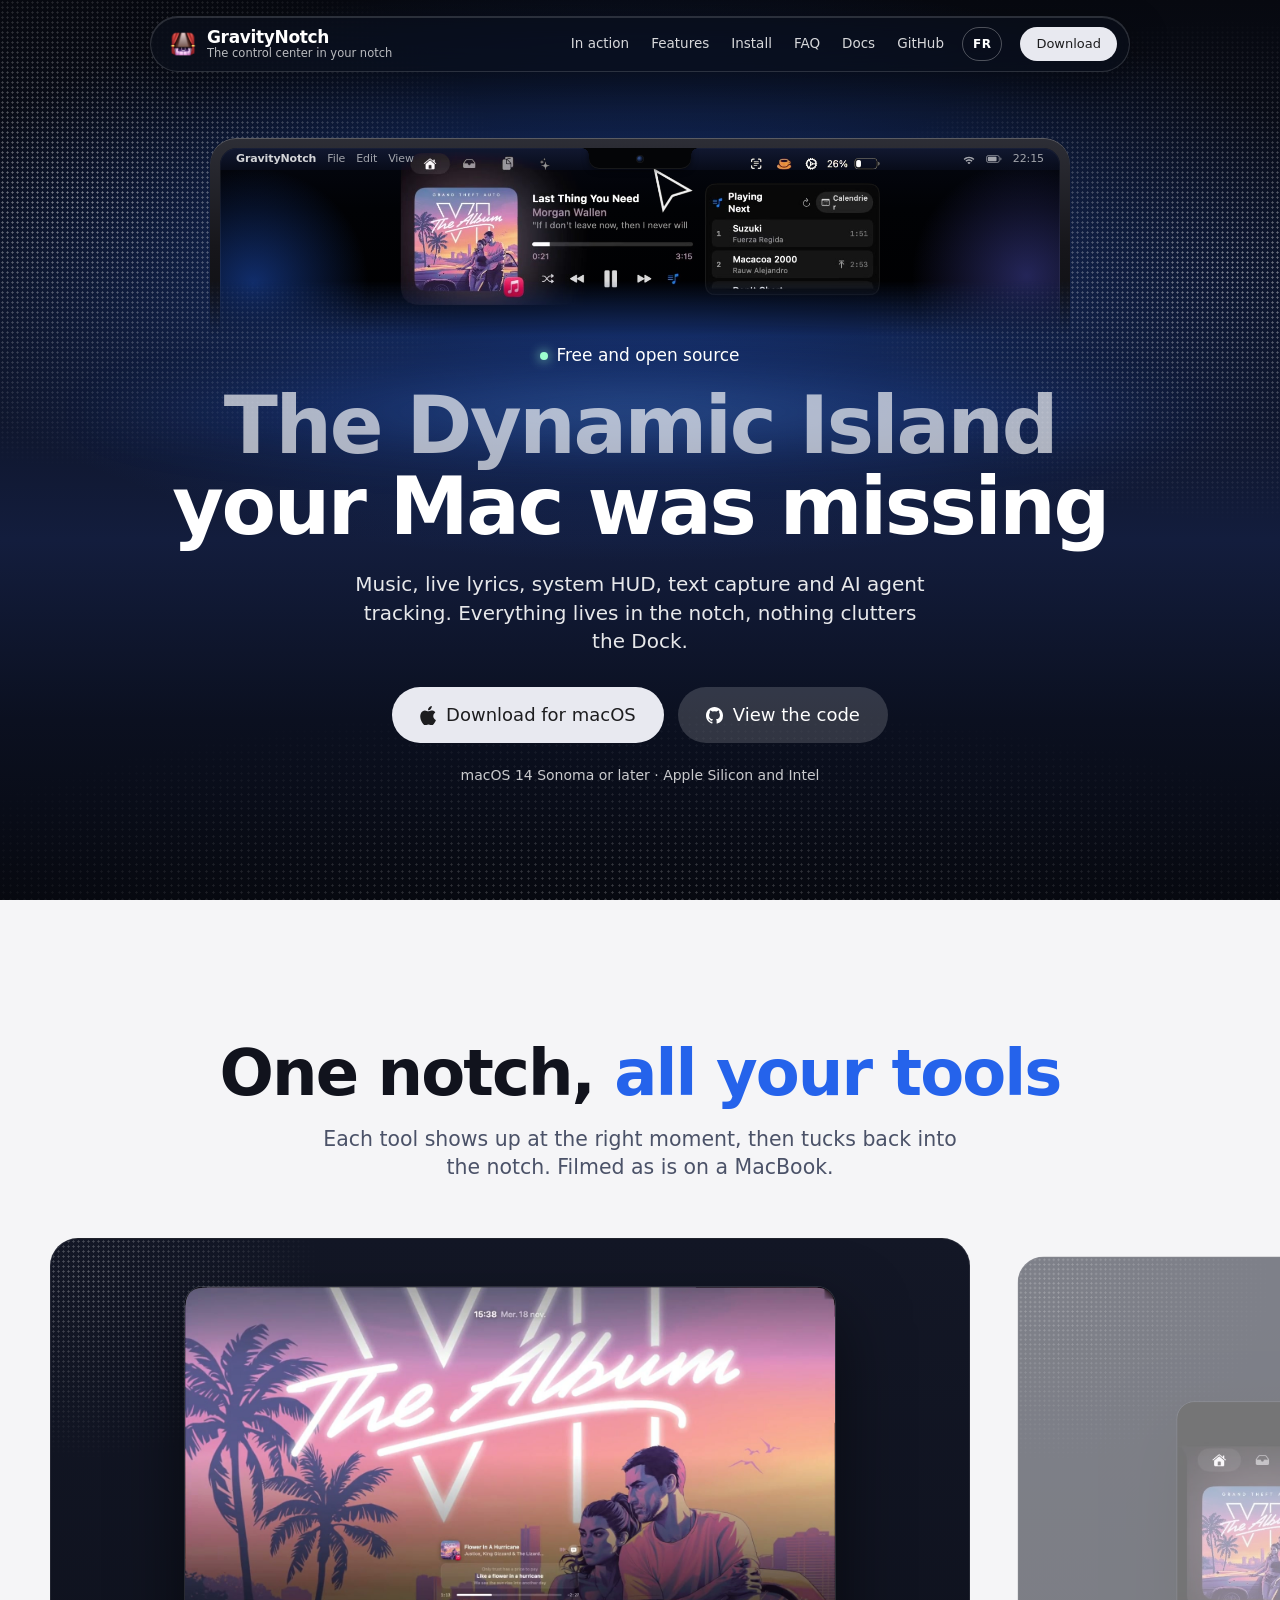
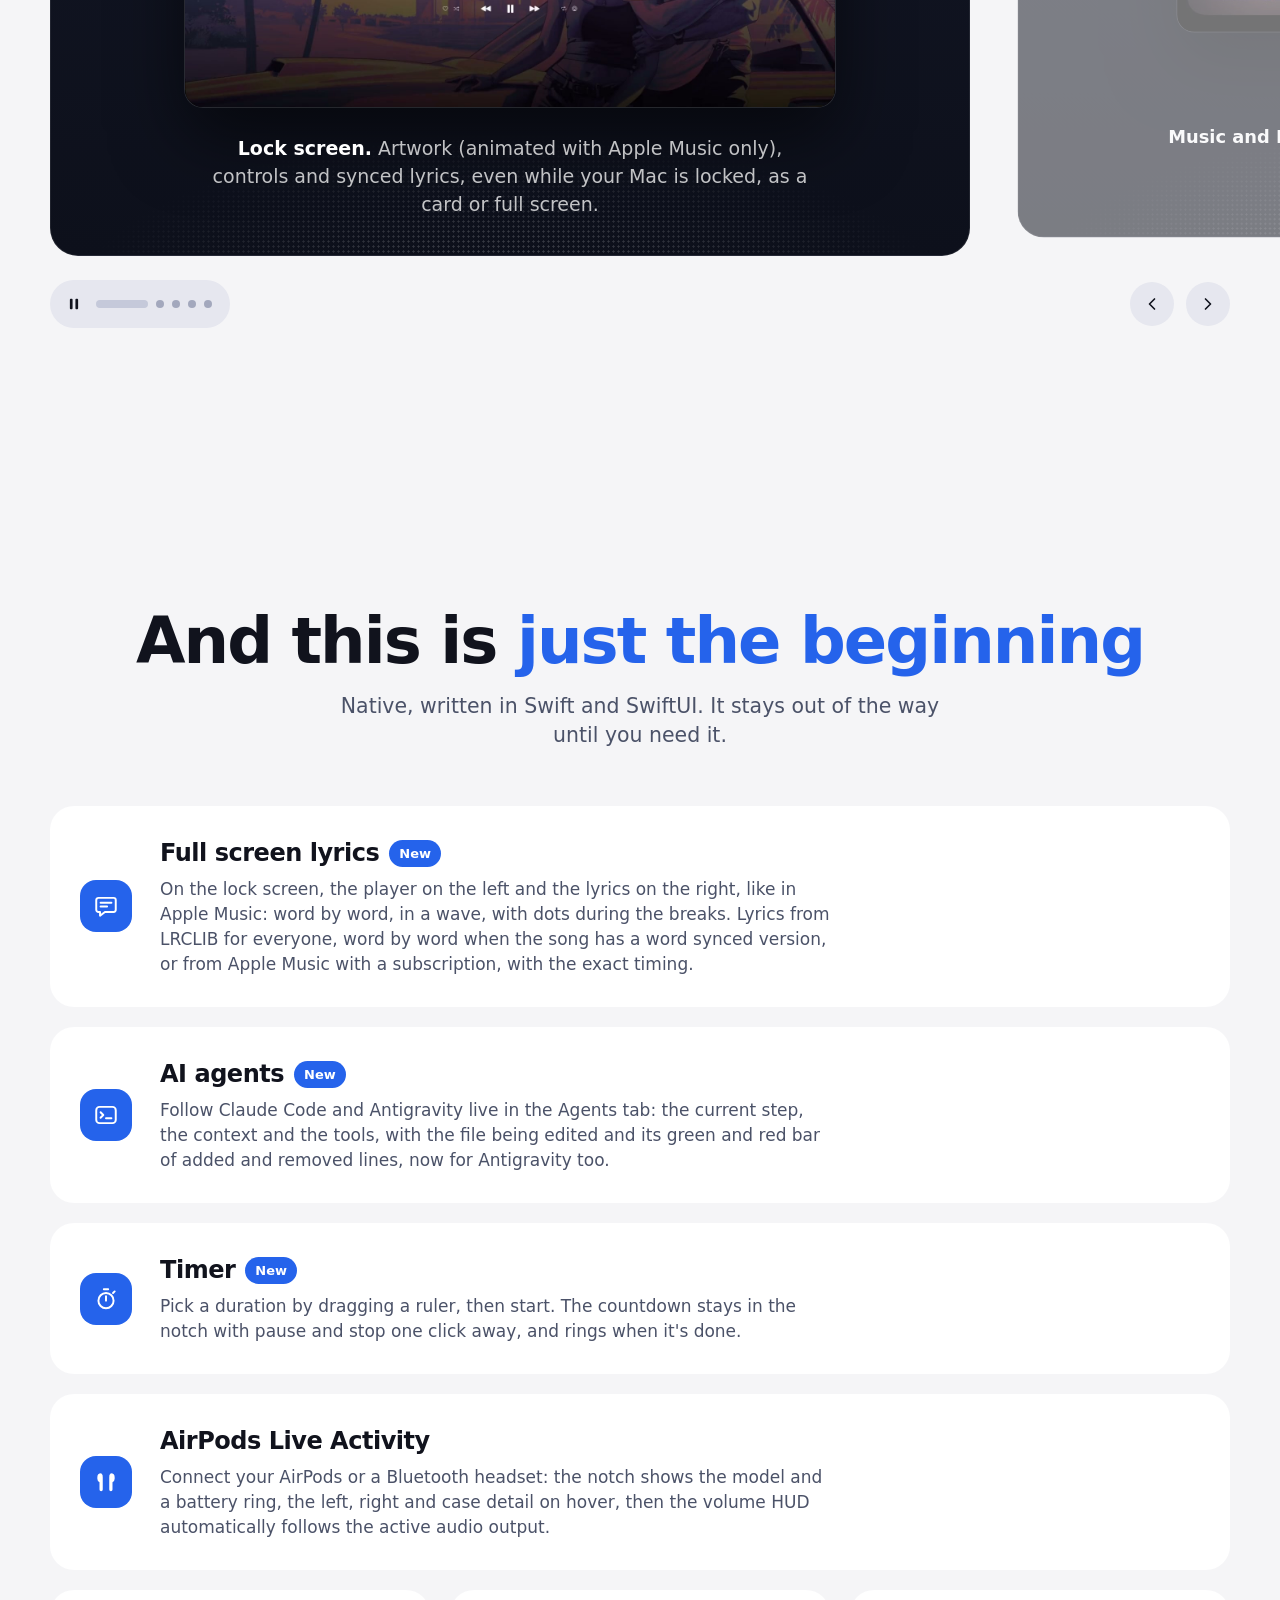
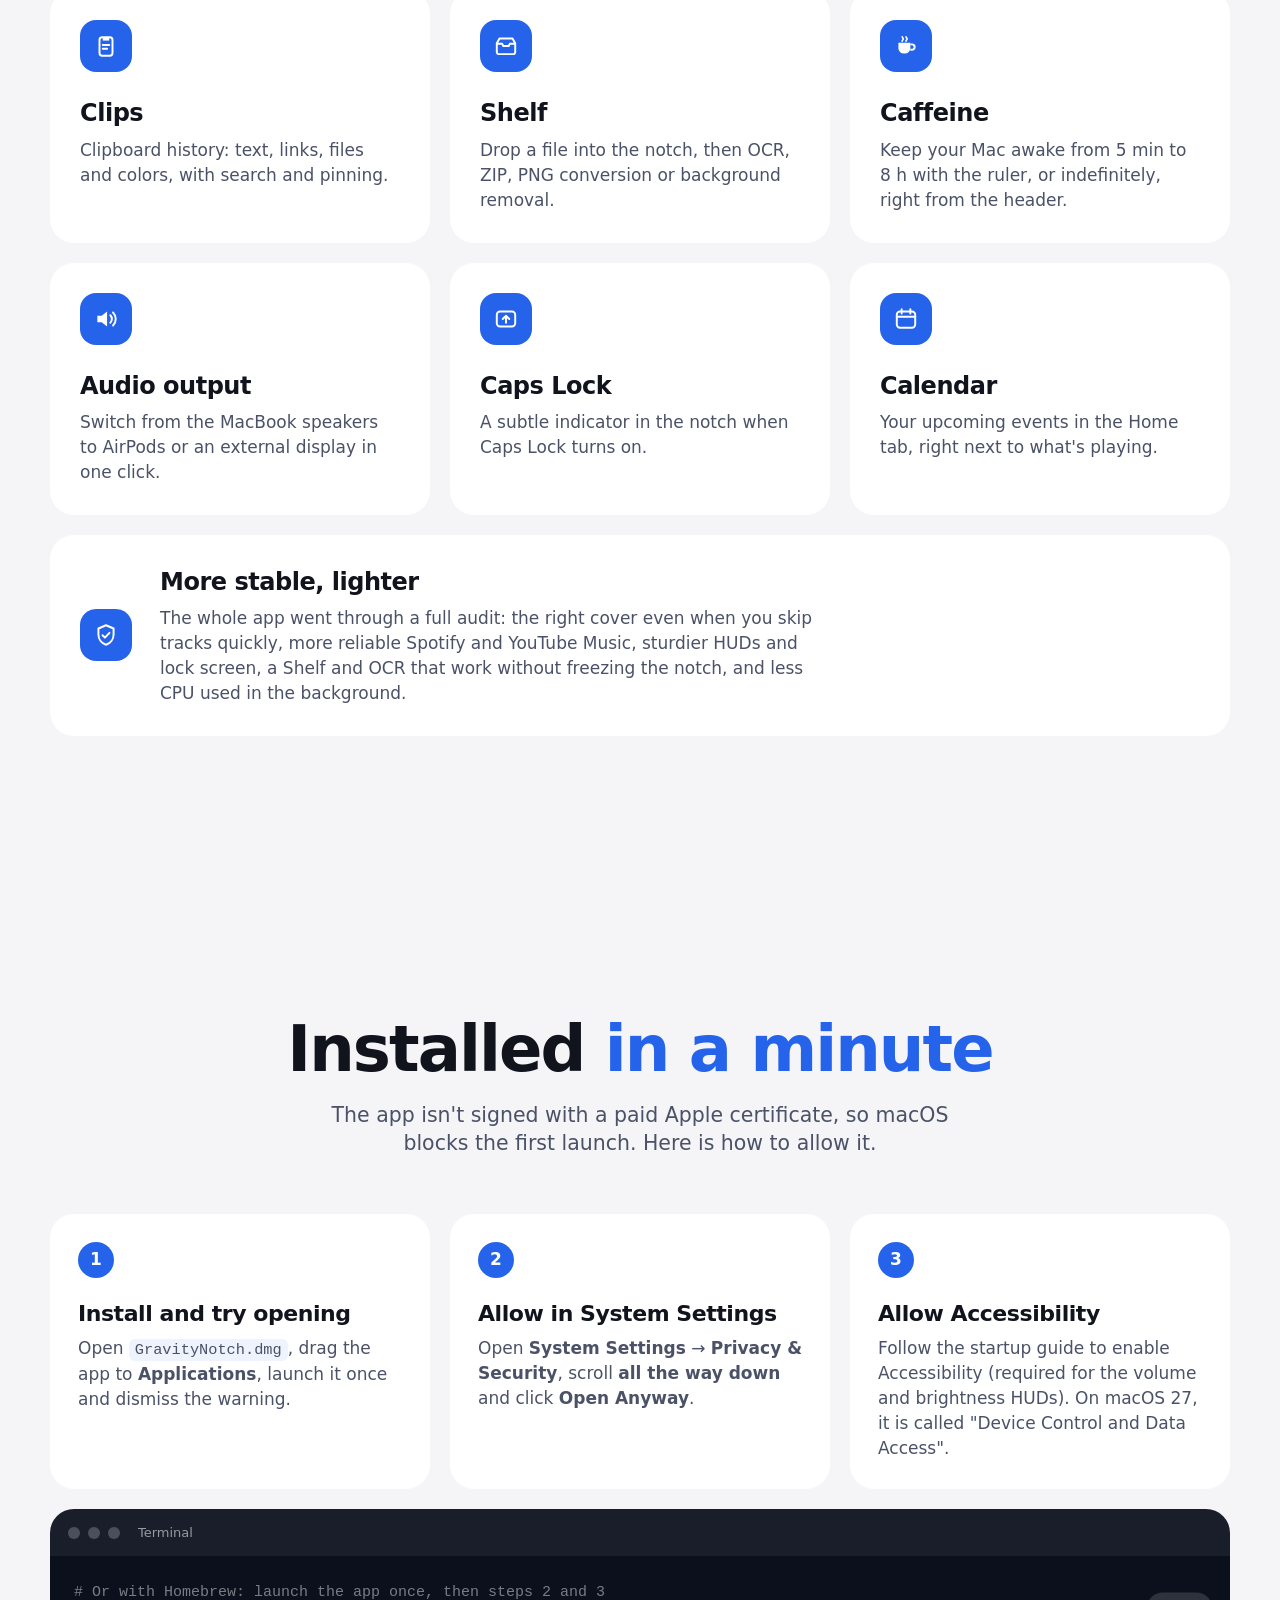
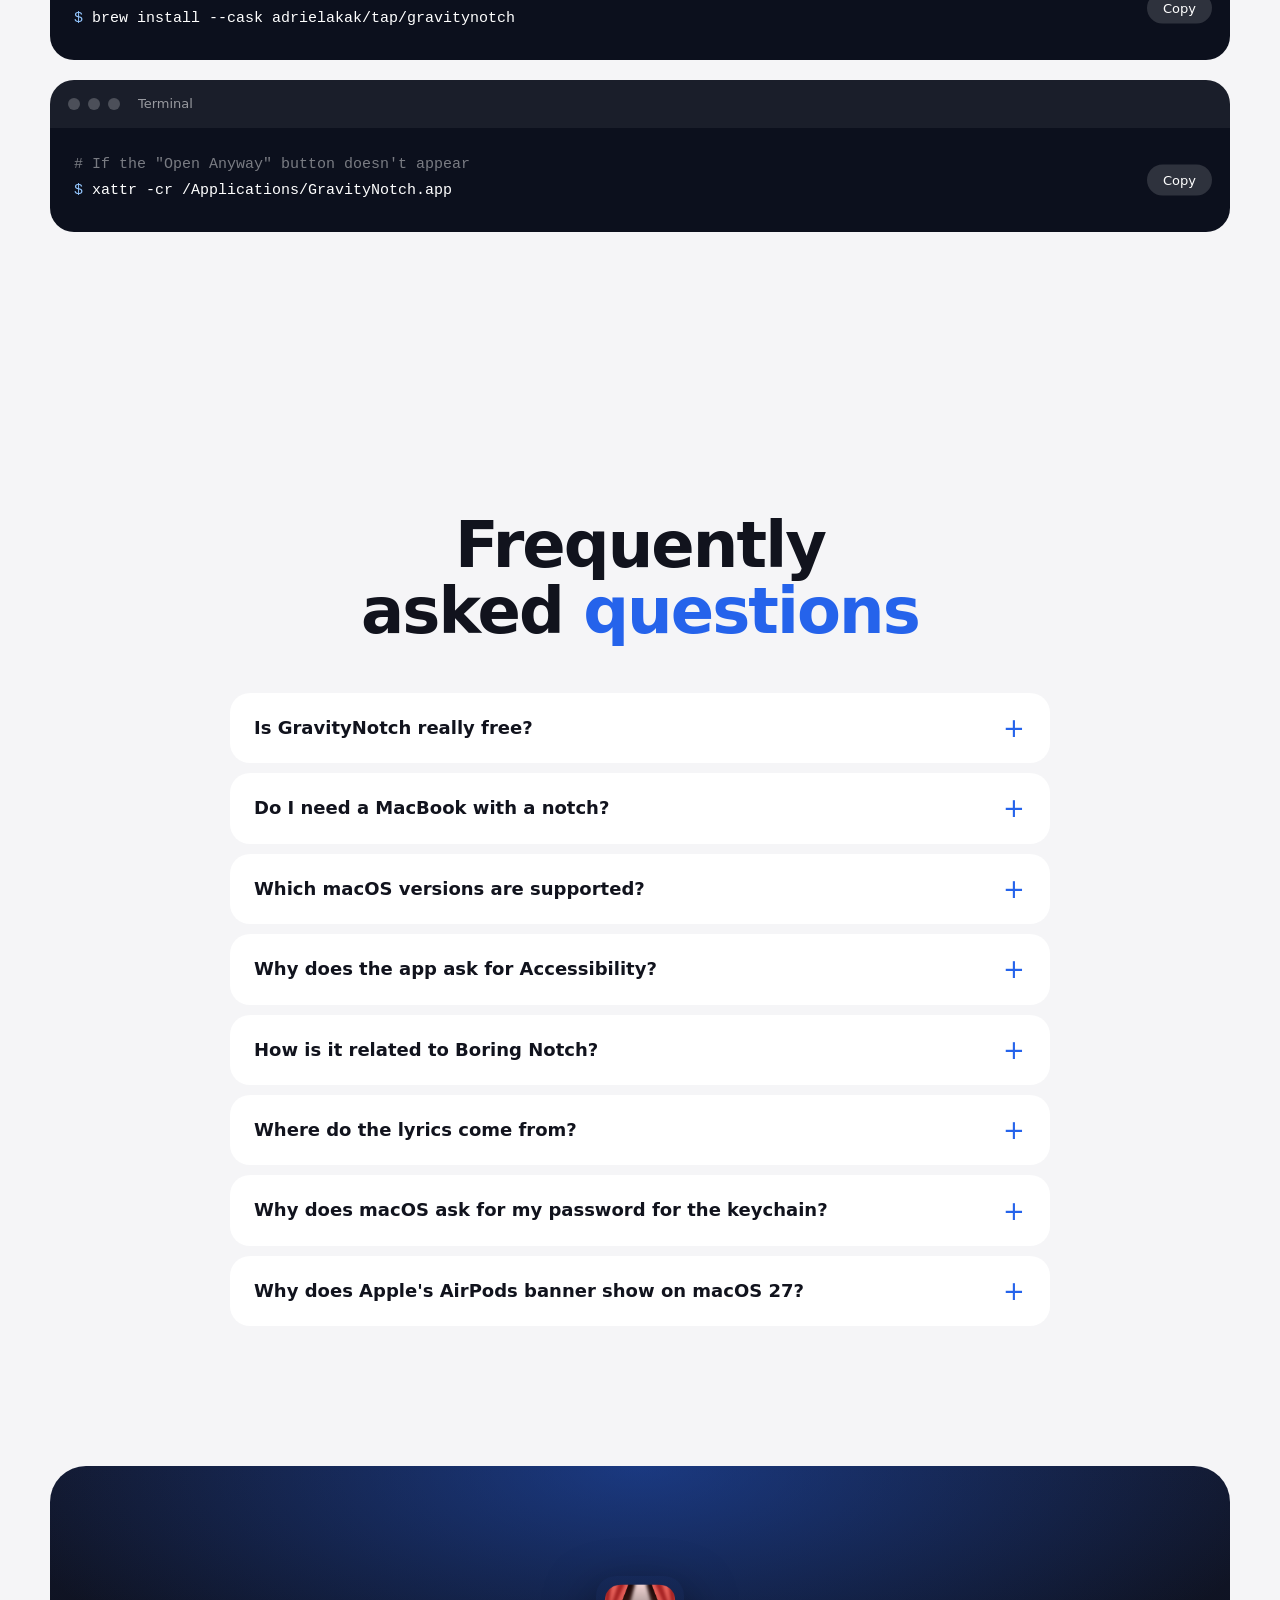
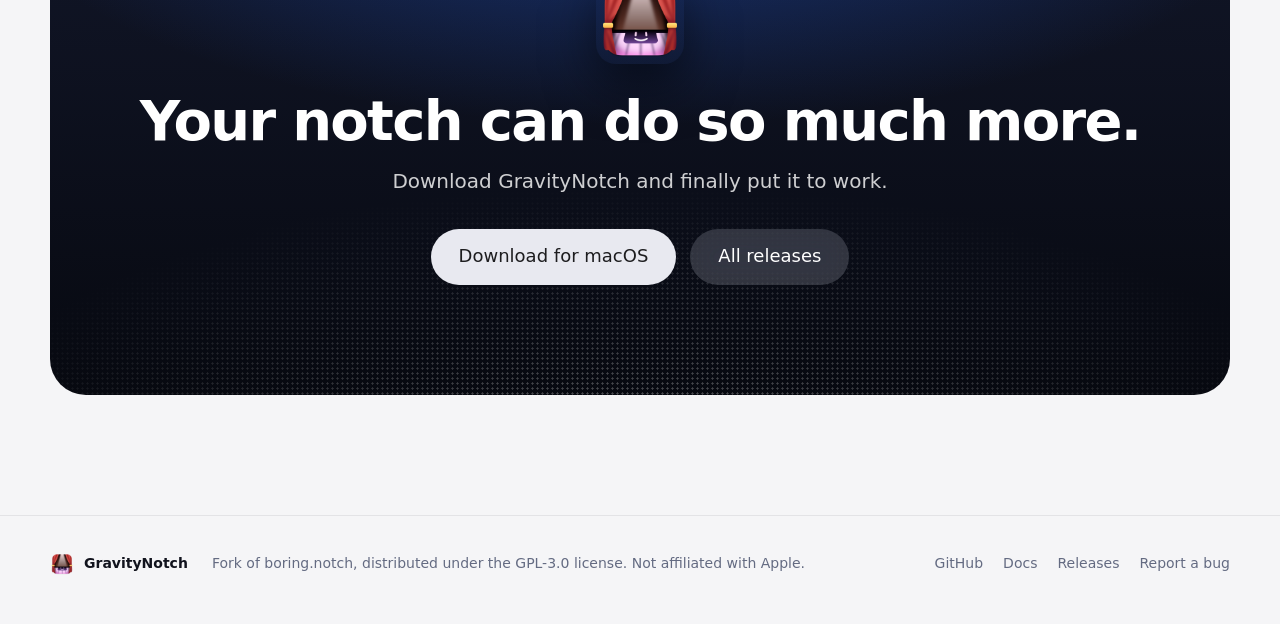
<file: docs/index.html>
<!doctype html>
<html lang="fr">
<head>
  <meta charset="utf-8">
  <meta name="viewport" content="width=device-width, initial-scale=1, viewport-fit=cover">
  <title data-i18n="meta.title">GravityNotch, la Dynamic Island de votre Mac</title>
  <meta name="description" data-i18n-attr="content:meta.desc" content="GravityNotch transforme l'encoche de votre MacBook en centre de contrôle : musique, paroles sur l'écran verrouillé, HUD système, capture de texte et suivi d'agents IA. Gratuit et open source.">
  <meta name="theme-color" content="#070910">
  <meta property="og:type" content="website">
  <meta property="og:url" content="https://adrielakak.github.io/GravityNotch/">
  <meta property="og:title" content="GravityNotch">
  <meta property="og:description" content="La Dynamic Island de votre Mac. Gratuite et open source.">
  <meta property="og:image" content="https://adrielakak.github.io/GravityNotch/assets/og-preview.jpg">
  <meta property="og:image:width" content="1200">
  <meta property="og:image:height" content="630">
  <meta name="twitter:card" content="summary_large_image">
  <meta name="twitter:title" content="GravityNotch">
  <meta name="twitter:description" content="La Dynamic Island de votre Mac. Gratuite et open source.">
  <meta name="twitter:image" content="https://adrielakak.github.io/GravityNotch/assets/og-preview.jpg">
  <link rel="icon" type="image/png" href="assets/favicon.png">
  <link rel="stylesheet" href="styles.css?v=14">
  <script>document.documentElement.classList.add("js", "at-hero");</script>
</head>
<body>

  <header class="nav" id="nav">
    <div class="nav-inner">
      <a class="brand" href="#top" data-i18n-attr="aria-label:nav.home" aria-label="GravityNotch, accueil">
        <img src="assets/icon.png" alt="" width="28" height="28">
        <span class="brand-text">
          <strong>GravityNotch</strong>
          <small data-i18n="nav.tagline">Le centre de contrôle dans votre encoche</small>
        </span>
      </a>

      <div class="island-status" id="island-status" role="button" tabindex="0" data-i18n-attr="aria-label:nav.open" aria-label="Ouvrir la navigation">
        <span class="island-dot" aria-hidden="true"></span>
        <span class="island-section-wrap" id="island-section-wrap">
          <span class="island-index" id="island-index">00</span>
          <span class="island-sep" aria-hidden="true">·</span>
          <span class="island-section-name" id="island-section-name">Intro</span>
        </span>
        <span class="island-percent" id="island-percent">0%</span>
      </div>

      <nav class="nav-links" data-i18n-attr="aria-label:nav.main" aria-label="Navigation principale">
        <a href="#demo" data-section="demo" data-i18n="sec.demo">En action</a>
        <a href="#features" data-section="features" data-i18n="sec.features">Fonctionnalités</a>
        <a href="#install" data-section="install" data-i18n="sec.install">Installation</a>
        <a href="#faq" data-section="faq">FAQ</a>
        <a href="docs.html" data-i18n="nav.docs">Docs</a>
        <a class="nav-gh" href="https://github.com/adrielakak/GravityNotch" target="_blank" rel="noopener">GitHub</a>
      </nav>
      <button class="nav-lang" id="lang-toggle" type="button" lang="en" aria-label="Switch to English">EN</button>
      <a class="pill pill-sm pill-light nav-cta" href="https://github.com/adrielakak/GravityNotch/releases/latest/download/GravityNotch.dmg" data-i18n="nav.cta">Télécharger</a>
    </div>
    <div class="island-progress-track" aria-hidden="true">
      <div class="island-progress-bar" id="island-progress-bar"></div>
    </div>
  </header>

  <main id="top">

    <section class="hero" id="hero">
      <div class="hero-bg" aria-hidden="true">
        <div class="stipple stipple-a"></div>
        <div class="stipple stipple-b"></div>
        <div class="horizon"></div>
      </div>

      <div class="screen">
        <div class="screen-display">
          <div class="mac-menubar" aria-hidden="true">
            <div class="mac-menu-left">
              <span>GravityNotch</span>
              <span>File</span>
              <span>Edit</span>
              <span>View</span>
            </div>
            <div class="mac-menu-right">
              <svg viewBox="0 0 16 12" width="12" height="9"><path fill="currentColor" d="M8 2.4c2.8 0 5.3 1.1 7.1 2.9l-1.3 1.3C12.3 5.1 10.3 4.2 8 4.2s-4.3.9-5.8 2.4L.9 5.3C2.7 3.5 5.2 2.4 8 2.4zm0 3.4c1.8 0 3.5.7 4.7 1.9l-1.3 1.3c-.9-.9-2.1-1.4-3.4-1.4s-2.5.5-3.4 1.4L3.3 7.7C4.5 6.5 6.2 5.8 8 5.8zm0 3.4c.9 0 1.7.4 2.2 1l-2.2 2.2-2.2-2.2c.5-.6 1.3-1 2.2-1z"/></svg>
              <svg viewBox="0 0 22 11" width="16" height="8"><rect x="0.8" y="0.8" width="17.4" height="9.4" rx="2.4" fill="none" stroke="currentColor" stroke-width="1.3" opacity="0.75"/><rect x="2.5" y="2.5" width="12" height="6" rx="1.2" fill="currentColor"/><path d="M19.5 3.6v3.8a1.6 1.6 0 0 0 0-3.8z" fill="currentColor" opacity="0.65"/></svg>
              <span>22:15</span>
            </div>
          </div>
          <div class="mac-notch" aria-hidden="true"><span class="mac-camera"></span></div>
          <div class="screen-stage">
            <video class="screen-video" src="assets/video/hero.mp4" poster="assets/video/hero.jpg"
                   autoplay muted loop playsinline preload="auto"
                   data-i18n-attr="aria-label:hero.video" aria-label="Démonstration : la musique, le volume, la luminosité et l'activité d'un agent IA s'affichent dans l'encoche"></video>
          </div>
        </div>
      </div>

      <div class="hero-copy">
        <p class="eyebrow" data-i18n="hero.eyebrow"><span class="dot"></span> Gratuit et open source</p>
        <h1 class="display" data-i18n="hero.title"><span class="soft">La Dynamic Island</span> qui manquait à votre Mac</h1>
        <p class="lede" data-i18n="hero.lede">Musique, paroles en direct, HUD système, capture de texte et suivi d'agents IA. Tout vit dans l'encoche, rien n'encombre le Dock.</p>
        <div class="cta-row">
          <a class="pill pill-light pill-lg" href="https://github.com/adrielakak/GravityNotch/releases/latest/download/GravityNotch.dmg">
            <svg viewBox="0 0 17 20" width="16" height="19" aria-hidden="true"><path fill="currentColor" d="M14.1 10.6c0-2.6 2.1-3.8 2.2-3.9-1.2-1.8-3.1-2-3.7-2-1.6-.2-3.1.9-3.9.9-.8 0-2-.9-3.4-.9C3.6 4.8 2 5.8 1.1 7.3c-1.8 3.2-.5 7.9 1.3 10.5.9 1.3 1.9 2.7 3.2 2.6 1.3-.1 1.8-.8 3.4-.8 1.6 0 2 .8 3.4.8 1.4 0 2.3-1.3 3.1-2.6 1-1.5 1.4-2.9 1.4-3-.1 0-2.8-1.1-2.8-4.2zM11.5 3c.7-.9 1.2-2 1-3.1-1 0-2.2.7-2.9 1.5-.6.7-1.2 1.9-1 3 1.1.1 2.2-.6 2.9-1.4z"/></svg>
            <span data-i18n="cta.download">Télécharger pour macOS</span>
          </a>
          <a class="pill pill-glass pill-lg" href="https://github.com/adrielakak/GravityNotch" target="_blank" rel="noopener">
            <svg viewBox="0 0 16 16" width="17" height="17" aria-hidden="true"><path fill="currentColor" d="M8 0C3.58 0 0 3.58 0 8c0 3.54 2.29 6.53 5.47 7.59.4.07.55-.17.55-.38v-1.33c-2.23.48-2.7-1.07-2.7-1.07-.36-.92-.89-1.17-.89-1.17-.73-.5.05-.49.05-.49.8.06 1.23.83 1.23.83.72 1.23 1.88.87 2.33.67.07-.52.28-.87.51-1.07-1.78-.2-3.65-.89-3.65-3.95 0-.87.31-1.59.82-2.15-.08-.2-.36-1.02.08-2.12 0 0 .67-.21 2.2.82a7.6 7.6 0 0 1 4 0c1.53-1.04 2.2-.82 2.2-.82.44 1.1.16 1.92.08 2.12.51.56.82 1.27.82 2.15 0 3.07-1.87 3.75-3.65 3.95.29.25.54.73.54 1.48v2.2c0 .21.15.46.55.38A8 8 0 0 0 16 8c0-4.42-3.58-8-8-8z"/></svg>
            <span data-i18n="cta.code">Voir le code</span>
          </a>
        </div>
        <p class="fineprint" data-i18n="hero.fine">macOS 14 Sonoma ou plus récent · Apple Silicon et Intel</p>
      </div>
    </section>

    <section class="section showcase" id="demo">
      <div class="wrap">
        <h2 class="headline reveal" data-i18n="demo.title">Une encoche, <span class="soft">tous vos outils</span></h2>
        <p class="sub reveal" data-i18n="demo.sub">Chaque outil apparaît au bon moment, puis se range dans l'encoche. Filmé tel quel sur un MacBook.</p>
      </div>

      <div class="rail" id="rail" data-i18n-attr="aria-roledescription:demo.carousel" aria-roledescription="carrousel">
        <article class="slide" aria-roledescription="diapositive" aria-label="1 sur 5">
          <div class="media media-full media-lock"><video src="assets/video/lock_screen.mp4" poster="assets/video/lock_screen.jpg" muted playsinline preload="none"></video></div>
          <p class="slide-cap" data-i18n="slide.1"><b>Écran verrouillé.</b> Pochette (animée avec Apple Music uniquement), commandes et paroles synchronisées, même Mac verrouillé, en carte ou en plein écran.</p>
        </article>
        <article class="slide" aria-roledescription="diapositive" aria-label="2 sur 5">
          <div class="media media-wide"><video src="assets/video/musique.mp4" poster="assets/video/musique.jpg" muted playsinline preload="none"></video></div>
          <p class="slide-cap" data-i18n="slide.2"><b>Musique et Playing Next.</b> Survolez l'encoche : lecteur, paroles et file d'attente.</p>
        </article>
        <article class="slide" aria-roledescription="diapositive" aria-label="3 sur 5">
          <div class="media media-wide"><video src="assets/video/musique_and_brightness.mp4" poster="assets/video/musique_and_brightness.jpg" muted playsinline preload="none"></video></div>
          <p class="slide-cap" data-i18n="slide.3"><b>HUD système.</b> Volume et luminosité s'affichent dans l'encoche, sans les bulles de macOS.</p>
        </article>
        <article class="slide" aria-roledescription="diapositive" aria-label="4 sur 5">
          <div class="media media-full"><video src="assets/video/ocr.mp4" poster="assets/video/ocr.jpg" muted playsinline preload="none"></video></div>
          <p class="slide-cap" data-i18n="slide.4"><b>Capture de texte.</b> Sélectionnez une zone de l'écran, le texte est déjà dans le presse-papiers.</p>
        </article>
        <article class="slide" aria-roledescription="diapositive" aria-label="5 sur 5">
          <div class="media media-wide"><video src="assets/video/ai_activity.mp4" poster="assets/video/ai_activity.jpg" muted playsinline preload="none"></video></div>
          <p class="slide-cap" data-i18n="slide.5"><b>Agents IA.</b> Claude Code et Antigravity suivis en direct : étape, contexte, outils et fichier modifié.</p>
        </article>
      </div>

      <div class="wrap rail-controls">
        <div class="dots-wrap">
          <button class="playpause" id="playpause" type="button" aria-label="Mettre en pause">
            <svg class="i-pause" viewBox="0 0 24 24"><rect x="6.5" y="5" width="3.6" height="14" rx="1.2" fill="currentColor"/><rect x="13.9" y="5" width="3.6" height="14" rx="1.2" fill="currentColor"/></svg>
            <svg class="i-play" viewBox="0 0 24 24"><path d="M8 5.5v13a1 1 0 0 0 1.5.86l10.5-6.5a1 1 0 0 0 0-1.72L9.5 4.64A1 1 0 0 0 8 5.5z" fill="currentColor"/></svg>
          </button>
          <div class="dots" id="dots" role="tablist" data-i18n-attr="aria-label:demo.choose" aria-label="Choisir une diapositive"></div>
        </div>
        <div class="arrows">
          <button class="arrow" id="prev" type="button" data-i18n-attr="aria-label:demo.prev" aria-label="Précédent"><svg viewBox="0 0 24 24"><path d="M15 6l-6 6 6 6" fill="none" stroke="currentColor" stroke-width="2" stroke-linecap="round" stroke-linejoin="round"/></svg></button>
          <button class="arrow" id="next" type="button" data-i18n-attr="aria-label:demo.next" aria-label="Suivant"><svg viewBox="0 0 24 24"><path d="M9 6l6 6-6 6" fill="none" stroke="currentColor" stroke-width="2" stroke-linecap="round" stroke-linejoin="round"/></svg></button>
        </div>
      </div>
    </section>

    <section class="section" id="features">
      <div class="wrap">
        <h2 class="headline reveal" data-i18n="feat.title">Et ce n'est <span class="soft">que le début</span></h2>
        <p class="sub reveal" data-i18n="feat.sub">Natif, écrit en Swift et SwiftUI. Il se fait oublier jusqu'au moment où vous en avez besoin.</p>

        <div class="grid">
          <div class="tile tile-wide reveal">
            <div class="tile-icon"><svg viewBox="0 0 24 24"><path d="M5 4.5h14a2 2 0 0 1 2 2v9a2 2 0 0 1-2 2h-8l-4.5 3.5V17.5H5a2 2 0 0 1-2-2v-9a2 2 0 0 1 2-2z" fill="none" stroke="currentColor" stroke-width="1.8" stroke-linejoin="round"/><path d="M7 9h10M7 12.5h6" stroke="currentColor" stroke-width="1.8" stroke-linecap="round"/></svg></div>
            <div class="tile-body">
              <h3><span data-i18n="tile.l.t">Paroles plein écran</span> <span class="tile-new" data-i18n="tile.new">Nouveau</span></h3>
              <p data-i18n="tile.l.d">Sur l'écran verrouillé, le lecteur à gauche et les paroles à droite, comme dans Apple Music : mot par mot, en vague, avec les points des pauses. Paroles de LRCLIB pour tous, mot par mot quand le morceau existe en version synchronisée au mot, ou d'Apple Music avec un abonnement, au timing exact.</p>
            </div>
          </div>
          <div class="tile tile-wide reveal">
            <div class="tile-icon"><svg viewBox="0 0 24 24"><rect x="3" y="4.5" width="18" height="15" rx="3" fill="none" stroke="currentColor" stroke-width="1.8"/><path d="M7 9.5l2.5 2.5L7 14.5M12 15h5" fill="none" stroke="currentColor" stroke-width="1.8" stroke-linecap="round" stroke-linejoin="round"/></svg></div>
            <div class="tile-body">
              <h3><span data-i18n="tile.a.t">Agents IA</span> <span class="tile-new" data-i18n="tile.new">Nouveau</span></h3>
              <p data-i18n="tile.a.d">Suivez Claude Code et Antigravity en direct dans l'onglet Agents : l'étape en cours, le contexte et les outils, avec le fichier en train d'être modifié et sa barre verte et rouge de lignes ajoutées et supprimées, désormais aussi pour Antigravity.</p>
            </div>
          </div>
          <div class="tile tile-wide reveal">
            <div class="tile-icon"><svg viewBox="0 0 24 24"><circle cx="12" cy="13.5" r="7" fill="none" stroke="currentColor" stroke-width="1.8"/><path d="M12 13.5V9.5M10 3h4M18.5 6.5l1.5-1.5" stroke="currentColor" stroke-width="1.8" stroke-linecap="round"/></svg></div>
            <div class="tile-body">
              <h3><span data-i18n="tile.t.t">Minuteur</span> <span class="tile-new" data-i18n="tile.new">Nouveau</span></h3>
              <p data-i18n="tile.t.d">Choisissez une durée en faisant glisser une réglette, puis lancez. Le compte à rebours reste dans l'encoche, avec pause et arrêt à portée de clic, et sonne à la fin.</p>
            </div>
          </div>
          <div class="tile tile-wide reveal">
            <div class="tile-icon"><svg viewBox="0 0 24 24"><path d="M7.5 4a3.5 3.5 0 0 0-3.5 3.5V9a3.5 3.5 0 0 0 2 3.16V19a1.5 1.5 0 0 0 3 0V7.5A3.5 3.5 0 0 0 7.5 4zM16.5 4A3.5 3.5 0 0 1 20 7.5V9a3.5 3.5 0 0 1-2 3.16V19a1.5 1.5 0 0 1-3 0V7.5A3.5 3.5 0 0 1 16.5 4z" fill="currentColor"/></svg></div>
            <div class="tile-body">
              <h3 data-i18n="tile.0.t">Live Activity AirPods</h3>
              <p data-i18n="tile.0.d">Connectez vos AirPods ou un casque Bluetooth : l'encoche affiche le modèle et l'anneau de batterie, le détail gauche, droite et boîtier au survol, puis le HUD de volume suit automatiquement la sortie audio active.</p>
            </div>
          </div>
          <div class="tile reveal">
            <div class="tile-icon"><svg viewBox="0 0 24 24"><rect x="6" y="4" width="12" height="17" rx="2.5" fill="none" stroke="currentColor" stroke-width="1.8"/><path d="M9 4.5h6v2.5H9z" fill="currentColor"/><path d="M9 11h6M9 14.5h4" stroke="currentColor" stroke-width="1.8" stroke-linecap="round"/></svg></div>
            <h3 data-i18n="tile.1.t">Clips</h3>
            <p data-i18n="tile.1.d">L'historique du presse-papiers : textes, liens, fichiers et couleurs, avec recherche et épinglage.</p>
          </div>
          <div class="tile reveal">
            <div class="tile-icon"><svg viewBox="0 0 24 24"><path d="M3.5 9.5 6 5h12l2.5 4.5v8a2 2 0 0 1-2 2h-13a2 2 0 0 1-2-2z" fill="none" stroke="currentColor" stroke-width="1.8" stroke-linejoin="round"/><path d="M3.5 10h5l1 2h5l1-2h5" fill="none" stroke="currentColor" stroke-width="1.8" stroke-linejoin="round"/></svg></div>
            <h3 data-i18n="tile.2.t">Shelf</h3>
            <p data-i18n="tile.2.d">Déposez un fichier dans l'encoche, puis OCR, ZIP, conversion PNG ou suppression du fond.</p>
          </div>
          <div class="tile reveal">
            <div class="tile-icon"><svg viewBox="0 0 24 24"><path d="M5 9h11v5a5 5 0 0 1-5 5h-1a5 5 0 0 1-5-5z" fill="currentColor"/><path d="M16 10.5h1.5a2.5 2.5 0 0 1 0 5H16" stroke="currentColor" stroke-width="1.8" fill="none"/><path d="M8.5 3.5c0 1 1 1 1 2s-1 1-1 2M12 3.5c0 1 1 1 1 2s-1 1-1 2" stroke="currentColor" stroke-width="1.5" fill="none" stroke-linecap="round"/></svg></div>
            <h3 data-i18n="tile.3.t">Caffeine</h3>
            <p data-i18n="tile.3.d">Empêchez la mise en veille de 5 min à 8 h avec la réglette, ou sans limite, depuis l'en-tête.</p>
          </div>
          <div class="tile reveal">
            <div class="tile-icon"><svg viewBox="0 0 24 24"><path d="M4 9h4l5-4v14l-5-4H4z" fill="currentColor"/><path d="M16 8.5a5 5 0 0 1 0 7M18.5 6a8.5 8.5 0 0 1 0 12" stroke="currentColor" stroke-width="1.8" fill="none" stroke-linecap="round"/></svg></div>
            <h3 data-i18n="tile.4.t">Sortie audio</h3>
            <p data-i18n="tile.4.d">Passez des haut-parleurs du MacBook aux AirPods ou à un écran externe en un clic.</p>
          </div>
          <div class="tile reveal">
            <div class="tile-icon"><svg viewBox="0 0 24 24"><rect x="3.5" y="5" width="17" height="14" rx="3" fill="none" stroke="currentColor" stroke-width="1.8"/><path d="M12 15.5V9m0 0-3 3m3-3 3 3" fill="none" stroke="currentColor" stroke-width="1.8" stroke-linecap="round" stroke-linejoin="round"/></svg></div>
            <h3 data-i18n="tile.5.t">Verr. Maj</h3>
            <p data-i18n="tile.5.d">Un indicateur discret dans l'encoche quand le verrouillage des majuscules s'active.</p>
          </div>
          <div class="tile reveal">
            <div class="tile-icon"><svg viewBox="0 0 24 24"><rect x="3.5" y="5" width="17" height="15" rx="3" fill="none" stroke="currentColor" stroke-width="1.8"/><path d="M3.5 10h17M8 3v4M16 3v4" stroke="currentColor" stroke-width="1.8" stroke-linecap="round"/></svg></div>
            <h3 data-i18n="tile.6.t">Calendrier</h3>
            <p data-i18n="tile.6.d">Vos prochains événements dans l'onglet Home, à côté de la musique en cours.</p>
          </div>
          <div class="tile tile-wide reveal">
            <div class="tile-icon"><svg viewBox="0 0 24 24"><path d="M12 3l7 3v5.5c0 4.4-3 8.2-7 9.5-4-1.3-7-5.1-7-9.5V6z" fill="none" stroke="currentColor" stroke-width="1.8" stroke-linejoin="round"/><path d="M8.8 12.2l2.2 2.2 4.2-4.4" fill="none" stroke="currentColor" stroke-width="1.8" stroke-linecap="round" stroke-linejoin="round"/></svg></div>
            <div class="tile-body">
              <h3 data-i18n="tile.r.t">Plus stable, plus léger</h3>
              <p data-i18n="tile.r.d">Toute l'app a été passée au crible : la bonne pochette même quand vous changez vite de morceau, Spotify et YouTube Music plus fiables, des HUD et un écran verrouillé plus robustes, un Shelf et un OCR qui travaillent sans figer l'encoche, et moins de processeur utilisé en arrière-plan.</p>
            </div>
          </div>
        </div>
      </div>
    </section>

    <section class="section" id="install">
      <div class="wrap">
        <h2 class="headline reveal" data-i18n="inst.title">Installé <span class="soft">en une minute</span></h2>
        <p class="sub reveal" data-i18n="inst.sub">L'app n'est pas signée avec un certificat Apple payant : macOS la bloque au premier lancement, c'est normal.</p>

        <ol class="steps">
          <li class="reveal"><span class="num">1</span><h3 data-i18n="step.1.t">Installez et lancez l'app</h3><p data-i18n="step.1.d">Ouvrez <code>GravityNotch.dmg</code>, glissez l'app dans <b>Applications</b>, lancez-la une première fois puis fermez l'alerte.</p></li>
          <li class="reveal"><span class="num">2</span><h3 data-i18n="step.2.t">Autorisez dans les Réglages</h3><p data-i18n="step.2.d">Ouvrez <b>Réglages Système</b> → <b>Confidentialité et sécurité</b>, descendez <b>tout en bas</b> et cliquez sur <b>Ouvrir quand même</b>.</p></li>
          <li class="reveal"><span class="num">3</span><h3 data-i18n="step.3.t">Autorisez l'Accessibilité</h3><p data-i18n="step.3.d">Suivez l'assistant au démarrage pour activer l'Accessibilité (requis pour les HUD volume et luminosité). Sur macOS 27, elle s'appelle «&nbsp;Contrôle de l'appareil et accès aux données&nbsp;».</p></li>
        </ol>

        <div class="terminal reveal">
          <div class="term-bar"><i></i><i></i><i></i><span>Terminal</span></div>
          <div class="term-body">
            <p class="muted" data-i18n="inst.brew"># Ou avec Homebrew : lancez l'app une fois, puis étapes 2 et 3</p>
            <p><span class="prompt">$</span> <span id="cmd-brew">brew install --cask adrielakak/tap/gravitynotch</span></p>
            <button class="copy" type="button" data-copy="cmd-brew" data-i18n="inst.copy">Copier</button>
          </div>
        </div>

        <div class="terminal reveal">
          <div class="term-bar"><i></i><i></i><i></i><span>Terminal</span></div>
          <div class="term-body">
            <p class="muted" data-i18n="inst.comment"># Si le bouton « Ouvrir quand même » n'apparaît pas</p>
            <p><span class="prompt">$</span> <span id="cmd">xattr -cr /Applications/GravityNotch.app</span></p>
            <button class="copy" id="copy" type="button" data-copy="cmd" data-i18n="inst.copy">Copier</button>
          </div>
        </div>
      </div>
    </section>

    <section class="section" id="faq">
      <div class="wrap narrow">
        <h2 class="headline reveal" data-i18n="faq.title">Questions <span class="soft">fréquentes</span></h2>
        <div class="faq">
          <details>
            <summary data-i18n="faq.1.q">GravityNotch est-il vraiment gratuit&nbsp;?</summary>
            <p data-i18n="faq.1.a">Oui. Le code est publié sous licence GNU GPL v3.0 : vous pouvez l'utiliser, le lire, le modifier et le redistribuer selon les termes de la licence.</p>
          </details>
          <details>
            <summary data-i18n="faq.2.q">Faut-il un MacBook avec encoche&nbsp;?</summary>
            <p data-i18n="faq.2.a">Non. Sur un écran sans encoche, GravityNotch affiche une île virtuelle en haut de l'écran.</p>
          </details>
          <details>
            <summary data-i18n="faq.3.q">Quelles versions de macOS sont prises en charge&nbsp;?</summary>
            <p data-i18n="faq.3.a">macOS 14 Sonoma, macOS 15 Sequoia, macOS 26 Tahoe et macOS 27 Golden Gate, sur Apple Silicon comme sur Intel.</p>
          </details>
          <details>
            <summary data-i18n="faq.4.q">Pourquoi l'app demande-t-elle l'Accessibilité&nbsp;?</summary>
            <p data-i18n="faq.4.a">Pour intercepter les touches de volume, de luminosité et de rétroéclairage, et afficher leur HUD dans l'encoche à la place des bulles de macOS. Sur macOS 27, Apple a renommé cette autorisation «&nbsp;Contrôle de l'appareil et accès aux données&nbsp;», dans Réglages Système &gt; Confidentialité et sécurité.</p>
          </details>
          <details>
            <summary data-i18n="faq.5.q">Quel est le lien avec Boring Notch&nbsp;?</summary>
            <p data-i18n="faq.5.a">GravityNotch est un fork de <a href="https://github.com/TheBoredTeam/boring.notch" target="_blank" rel="noopener">boring.notch</a> par TheBoredTeam, à qui revient l'architecture d'origine. GravityNotch y ajoute l'écran verrouillé, Playing Next, l'OCR, Clips, Agents et plus encore.</p>
          </details>
          <details>
            <summary data-i18n="faq.6.q">D'où viennent les paroles&nbsp;?</summary>
            <p data-i18n="faq.6.a">Par défaut, de LRCLIB, une bibliothèque de paroles gratuite et open source qui fonctionne pour tout le monde, avec Spotify, YouTube Music ou Apple Music : les lignes sont synchronisées, et les mots aussi quand LRCLIB a une version synchronisée au mot (sinon ils sont estimés). Dans Réglages &gt; Media &gt; Lyrics, vous pouvez choisir Apple Music pour avoir les paroles et le timing exacts de l'app Musique, syllabe par syllabe. Il faut un abonnement Apple Music et une connexion unique à votre compte Apple. Cette source passe par le lecteur web d'Apple Music, pas par une API officielle : elle peut cesser de fonctionner si Apple la modifie, et LRCLIB prend alors le relais.</p>
          </details>
          <details>
            <summary data-i18n="faq.7.q">Pourquoi macOS me demande-t-il mon mot de passe pour le trousseau&nbsp;?</summary>
            <p data-i18n="faq.7.a">Seulement si vous utilisez les paroles Apple Music, et une seule dernière fois. Les versions 1.3.0 et 1.3.1 rangeaient votre session Apple Music dans le trousseau de macOS, qui redemandait votre mot de passe après chaque mise à jour, car GravityNotch n'est pas signé avec un certificat Apple payant. Depuis la 1.3.2, la session (un jeton d'accès, jamais le mot de passe de votre compte Apple) est gardée dans un fichier privé de GravityNotch : à la première ouverture de la 1.3.2, macOS demande votre mot de passe une dernière fois pour la sortir du trousseau, puis plus jamais. Avec LRCLIB, rien ne vous est demandé.</p>
          </details>
          <details>
            <summary data-i18n="faq.8.q">Pourquoi la bannière AirPods d'Apple s'affiche-t-elle sous macOS 27&nbsp;?</summary>
            <p data-i18n="faq.8.a">Jusqu'à macOS 26, GravityNotch masque la bannière «&nbsp;Connectés&nbsp;» d'Apple et affiche sa propre animation dans l'encoche. macOS 27 ne permet plus à aucune app de masquer cette bannière : elle s'affiche donc à côté de l'animation. Les détails sont dans <a href="https://github.com/adrielakak/GravityNotch/issues/18" target="_blank" rel="noopener">l'issue #18</a>.</p>
          </details>
        </div>
      </div>
    </section>

    <section class="final">
      <div class="final-card reveal">
        <div class="stipple" aria-hidden="true"></div>
        <img src="assets/icon.png" alt="" width="88" height="88" class="final-icon">
        <h2 class="display-sm" data-i18n="final.title">Votre encoche peut faire bien plus.</h2>
        <p data-i18n="final.sub">Téléchargez GravityNotch et donnez-lui enfin du travail.</p>
        <div class="cta-row">
          <a class="pill pill-light pill-lg" href="https://github.com/adrielakak/GravityNotch/releases/latest/download/GravityNotch.dmg" data-i18n="cta.download">Télécharger pour macOS</a>
          <a class="pill pill-glass pill-lg" href="https://github.com/adrielakak/GravityNotch/releases" target="_blank" rel="noopener" data-i18n="final.all">Toutes les versions</a>
        </div>
      </div>
    </section>
  </main>

  <footer class="footer">
    <div class="wrap footer-inner">
      <div class="brand">
        <img src="assets/icon.png" alt="" width="24" height="24">
        <strong>GravityNotch</strong>
      </div>
      <p data-i18n="footer.text">Fork de <a href="https://github.com/TheBoredTeam/boring.notch" target="_blank" rel="noopener">boring.notch</a>, distribué sous licence GPL-3.0. Non affilié à Apple.</p>
      <div class="footer-links">
        <a href="https://github.com/adrielakak/GravityNotch" target="_blank" rel="noopener">GitHub</a>
        <a href="docs.html" data-i18n="nav.docs">Docs</a>
        <a href="https://github.com/adrielakak/GravityNotch/releases" target="_blank" rel="noopener">Releases</a>
        <a href="https://github.com/adrielakak/GravityNotch/issues" target="_blank" rel="noopener" data-i18n="footer.bug">Signaler un bug</a>
      </div>
    </div>
  </footer>

  <script src="i18n.js?v=14"></script>
  <script src="script.js?v=13"></script>
</body>
</html>
</file>
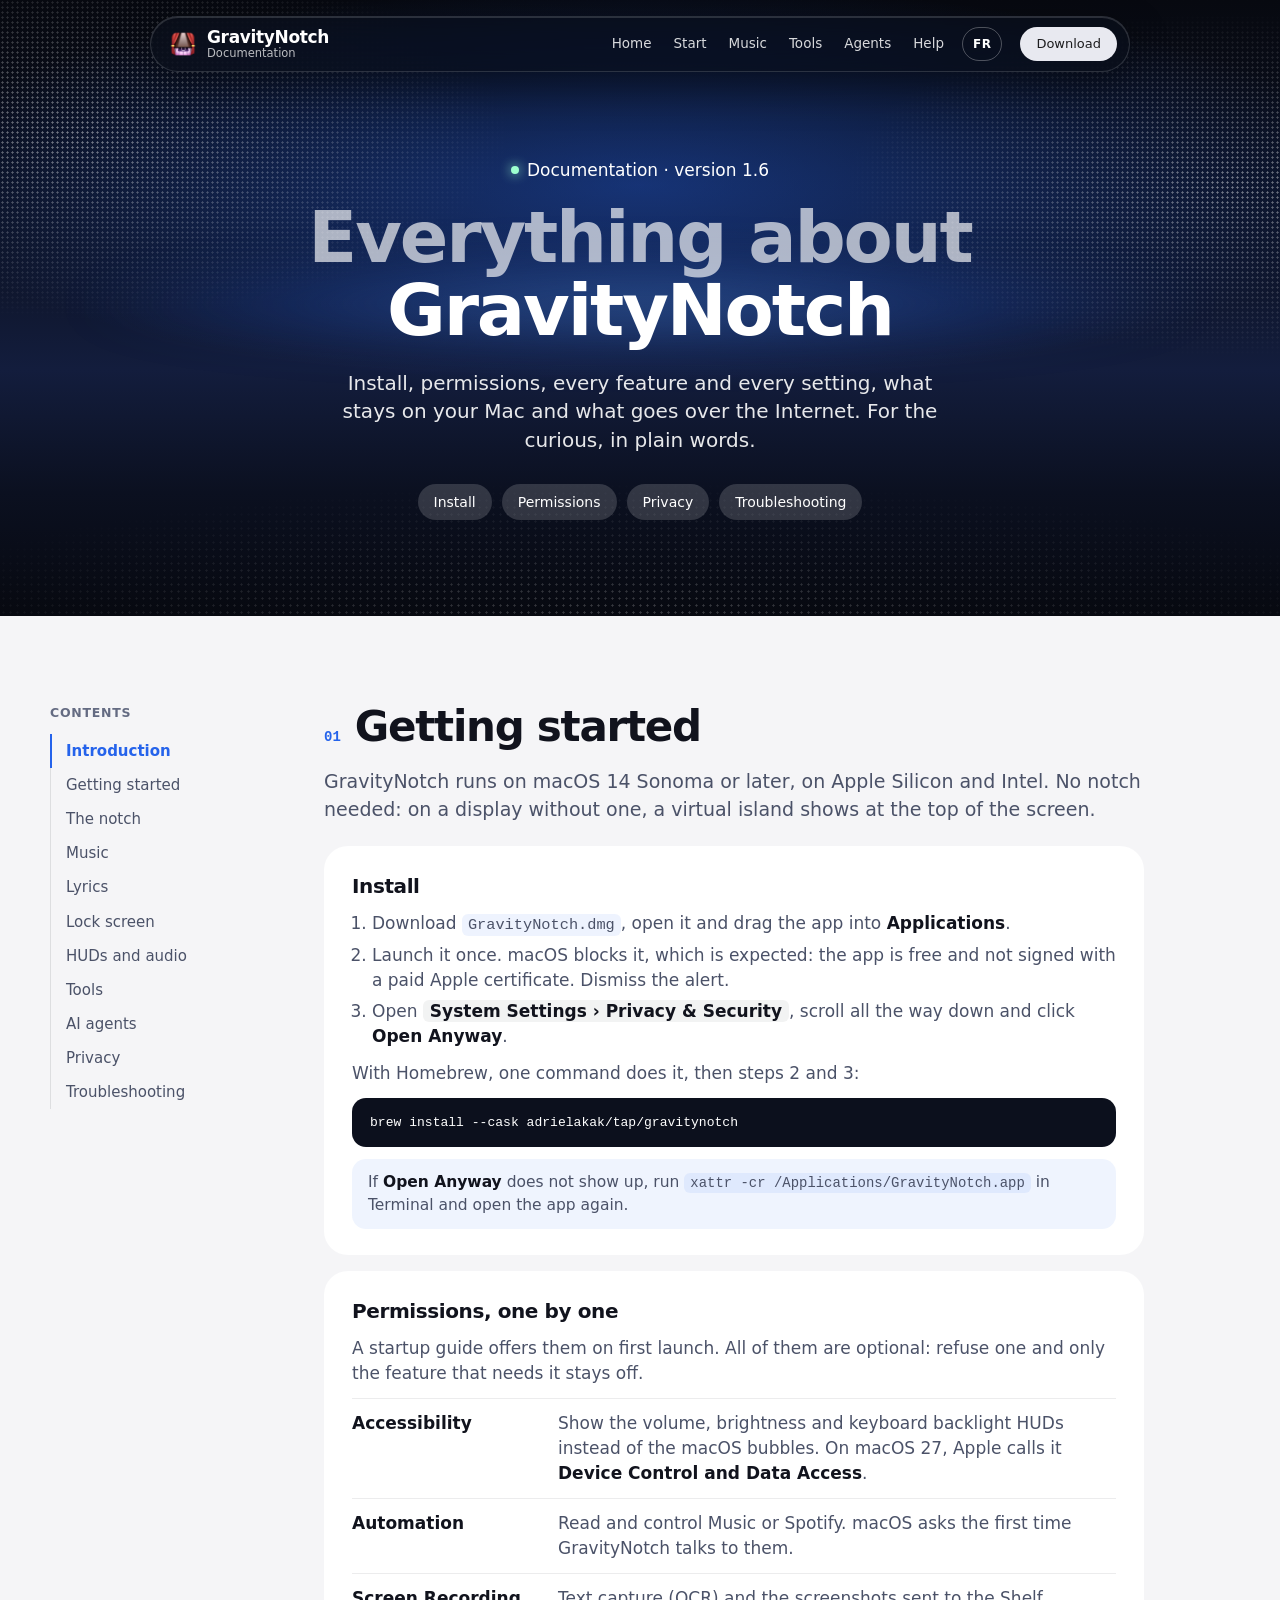
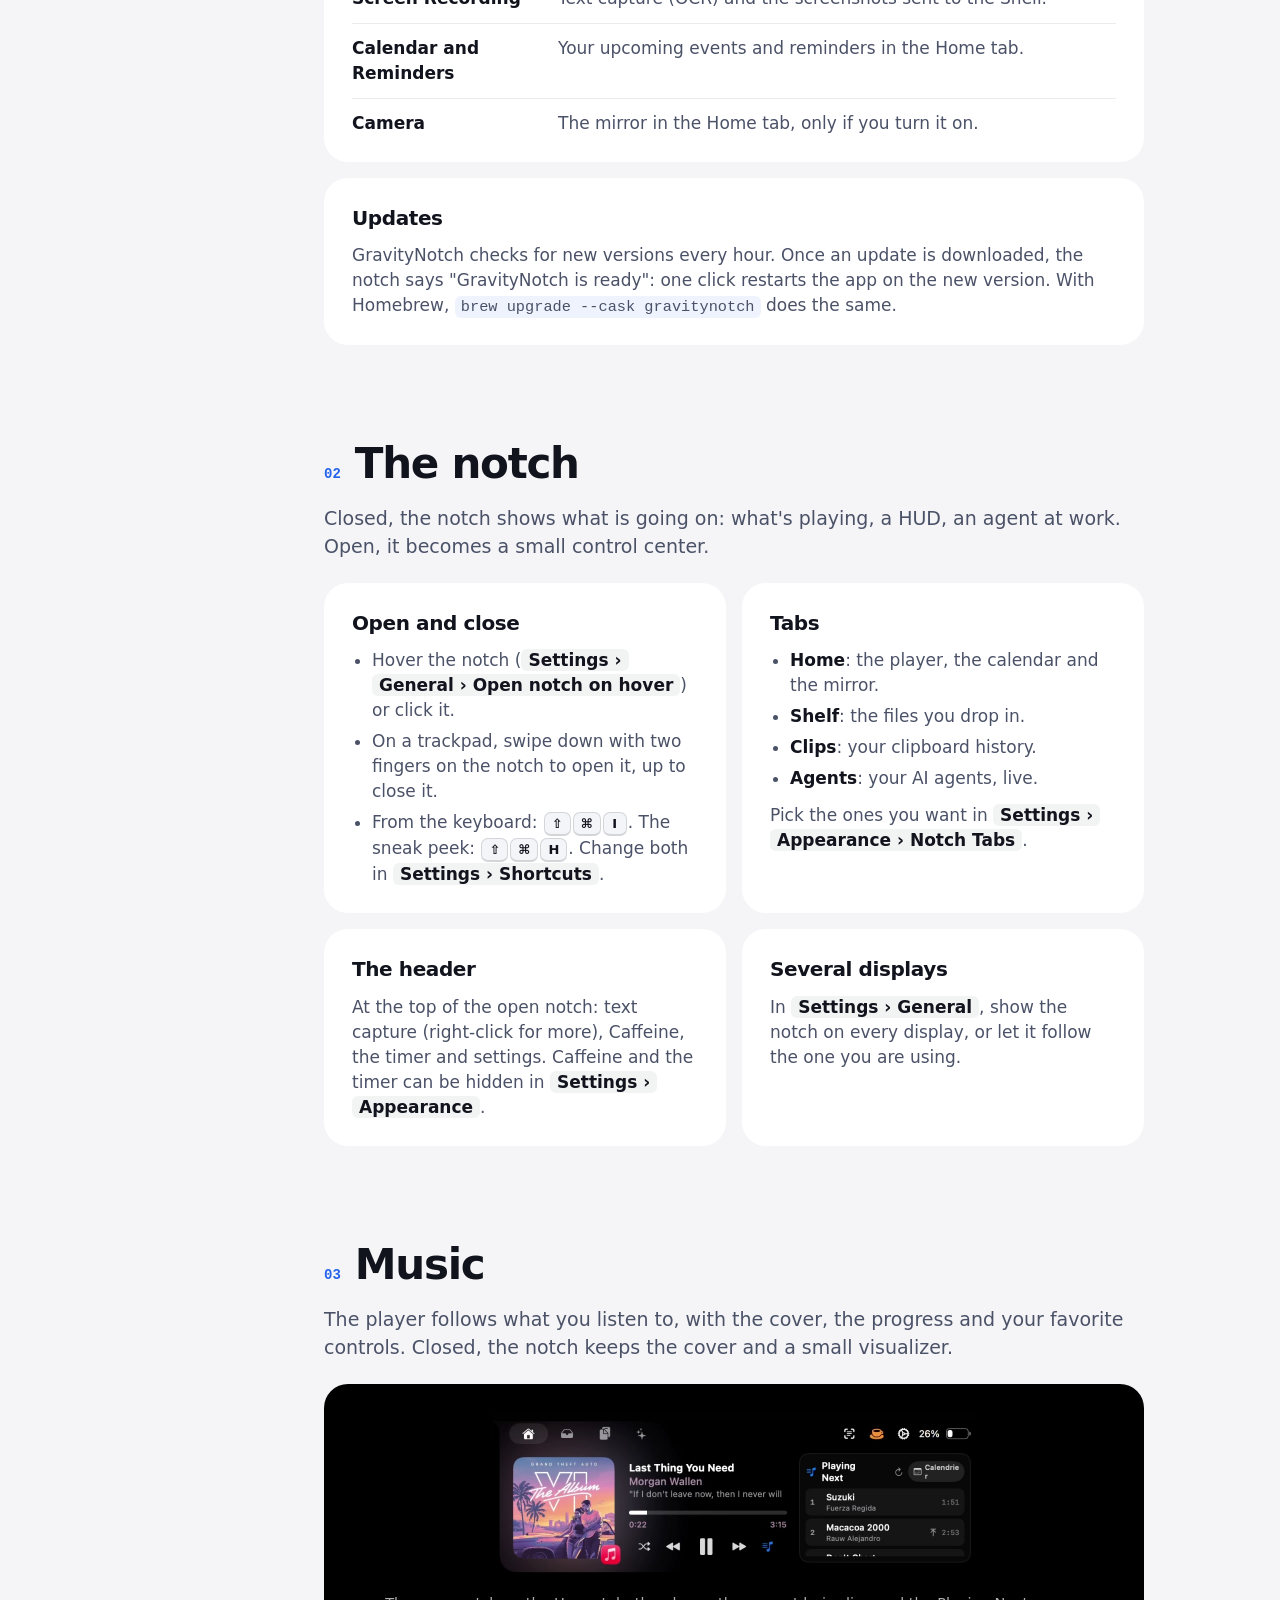
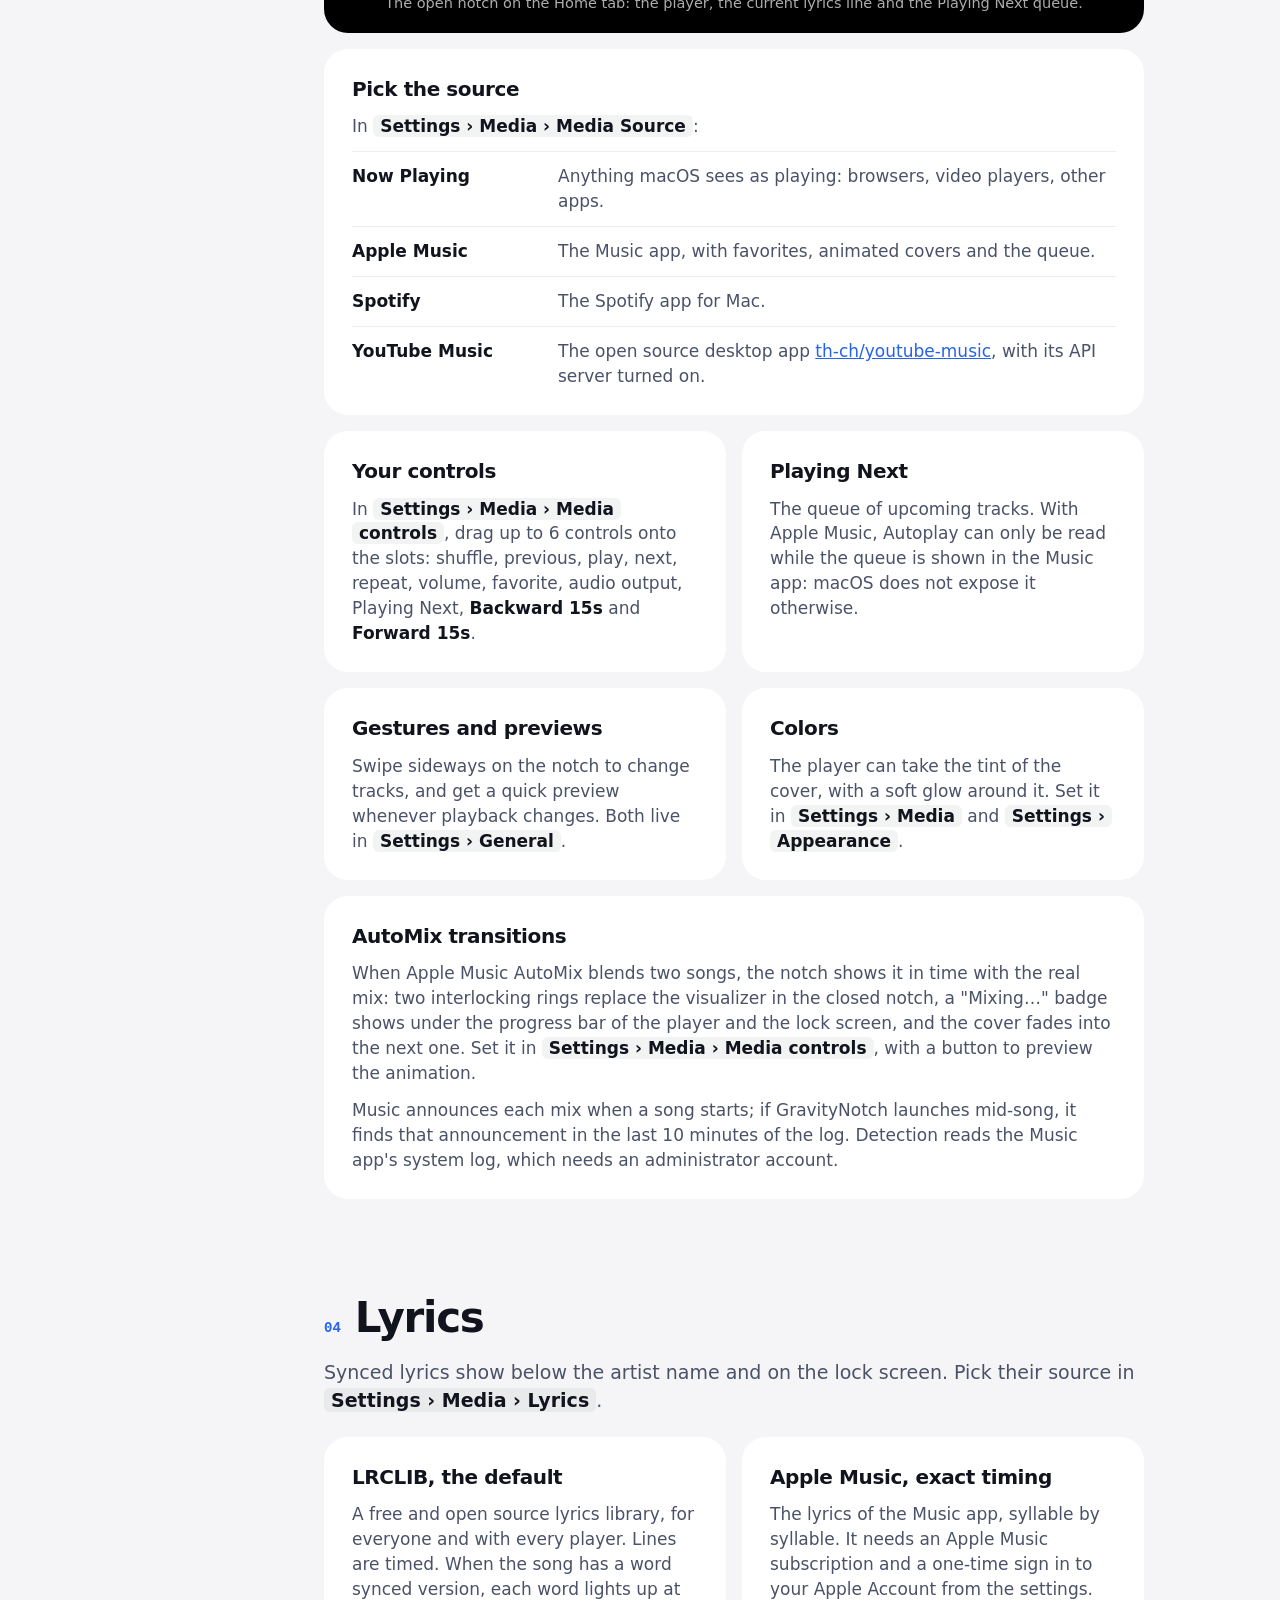
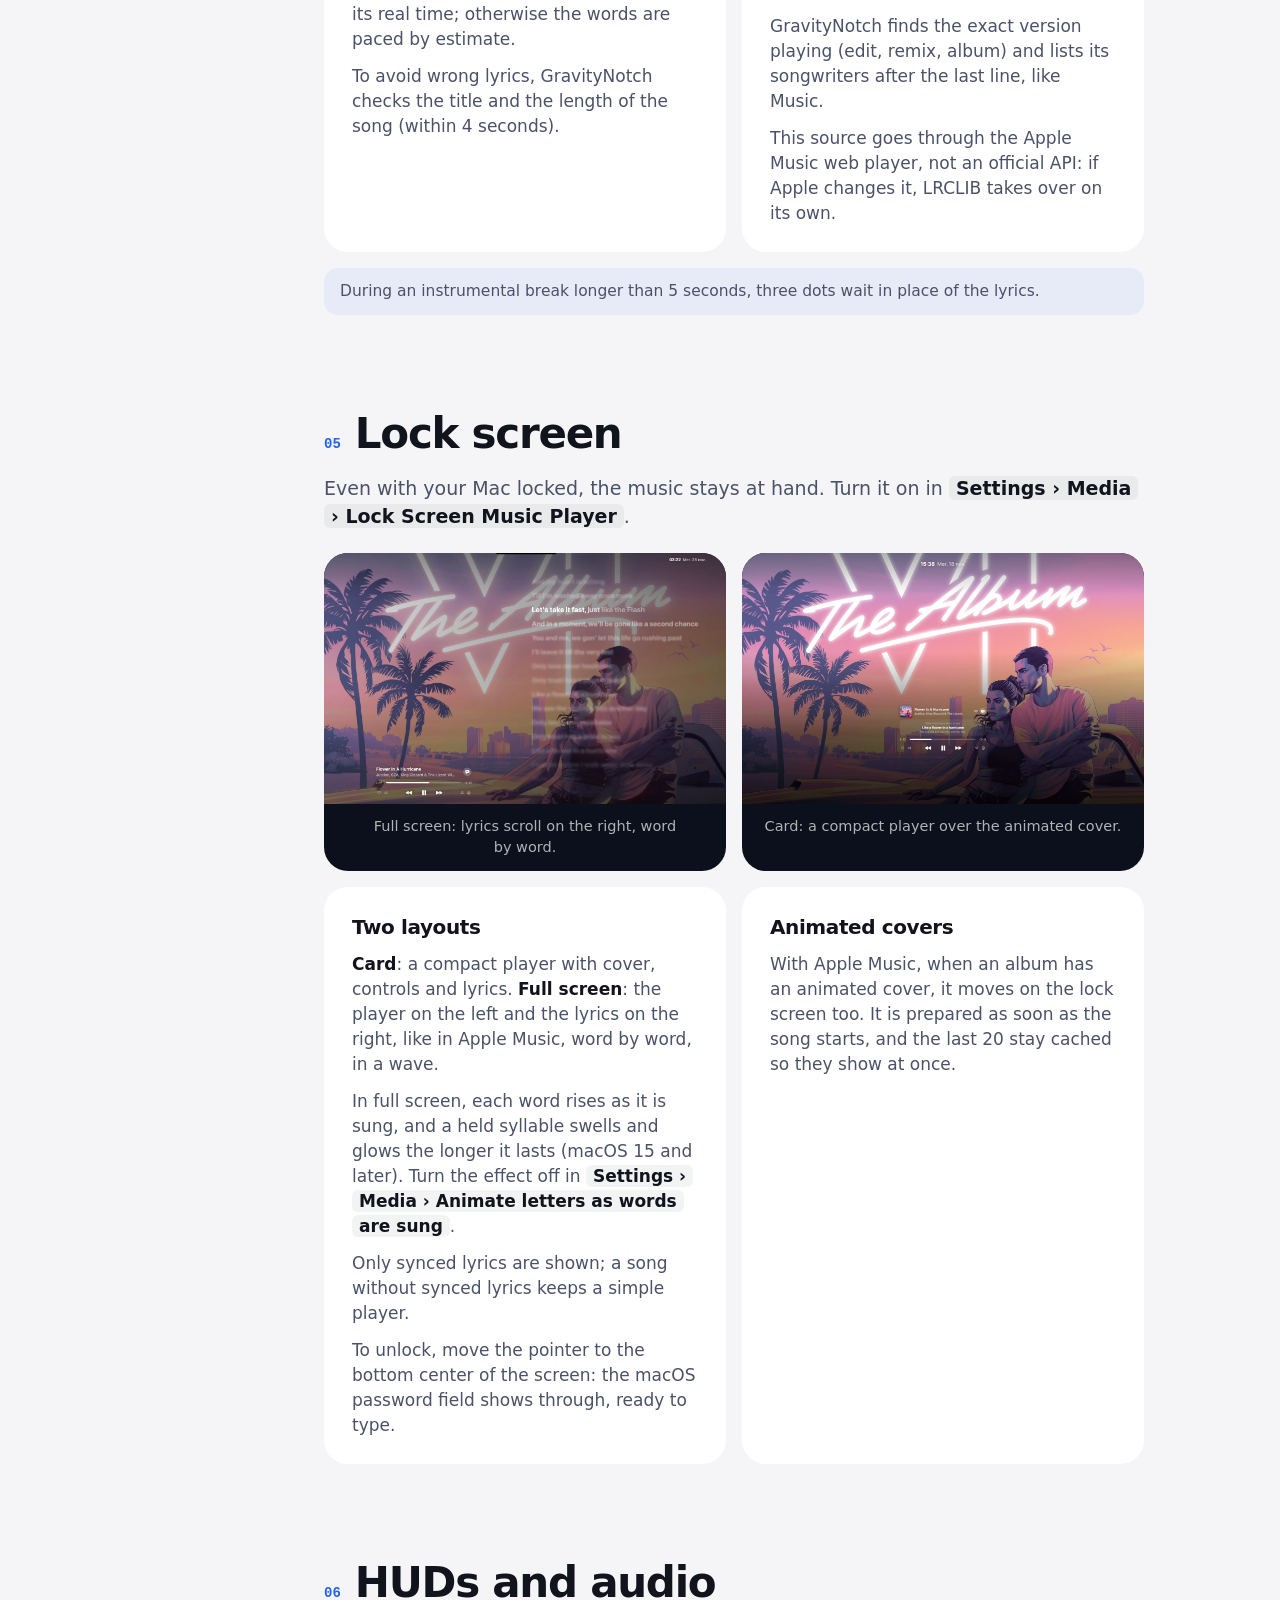
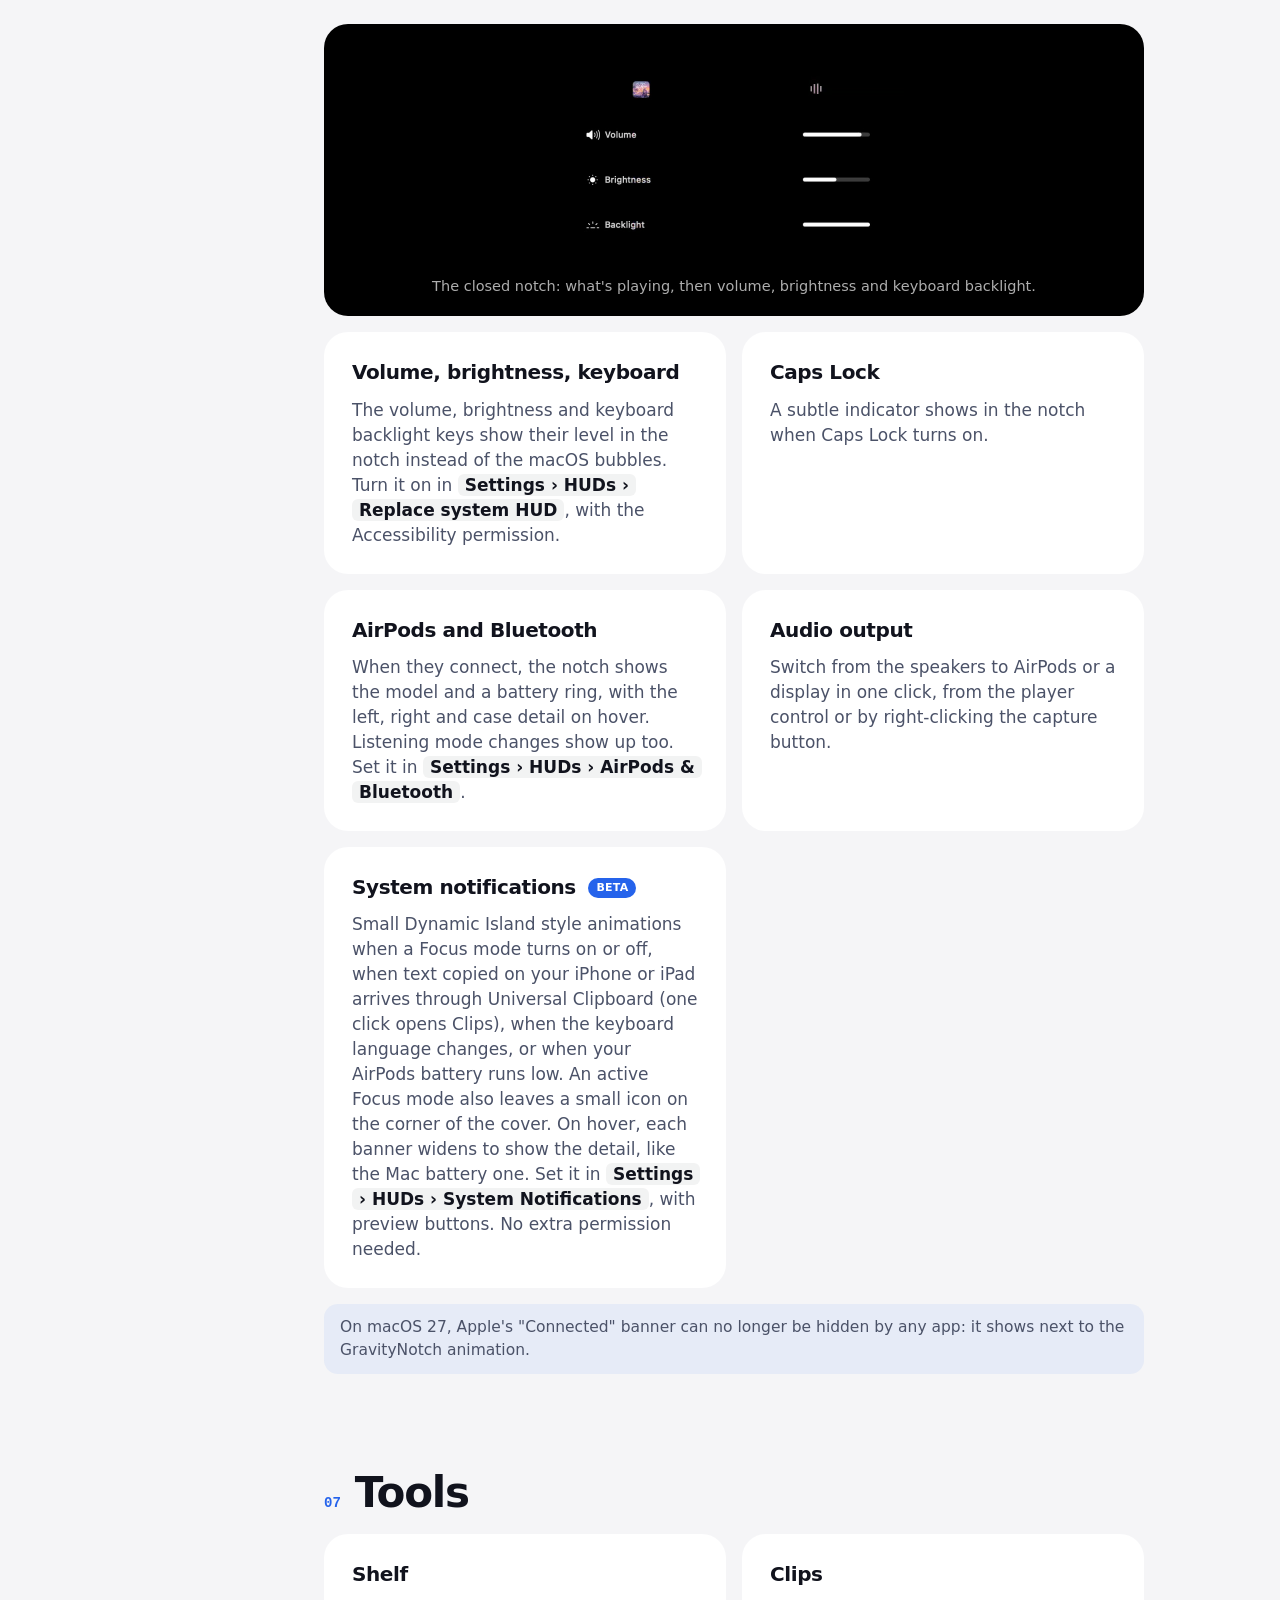
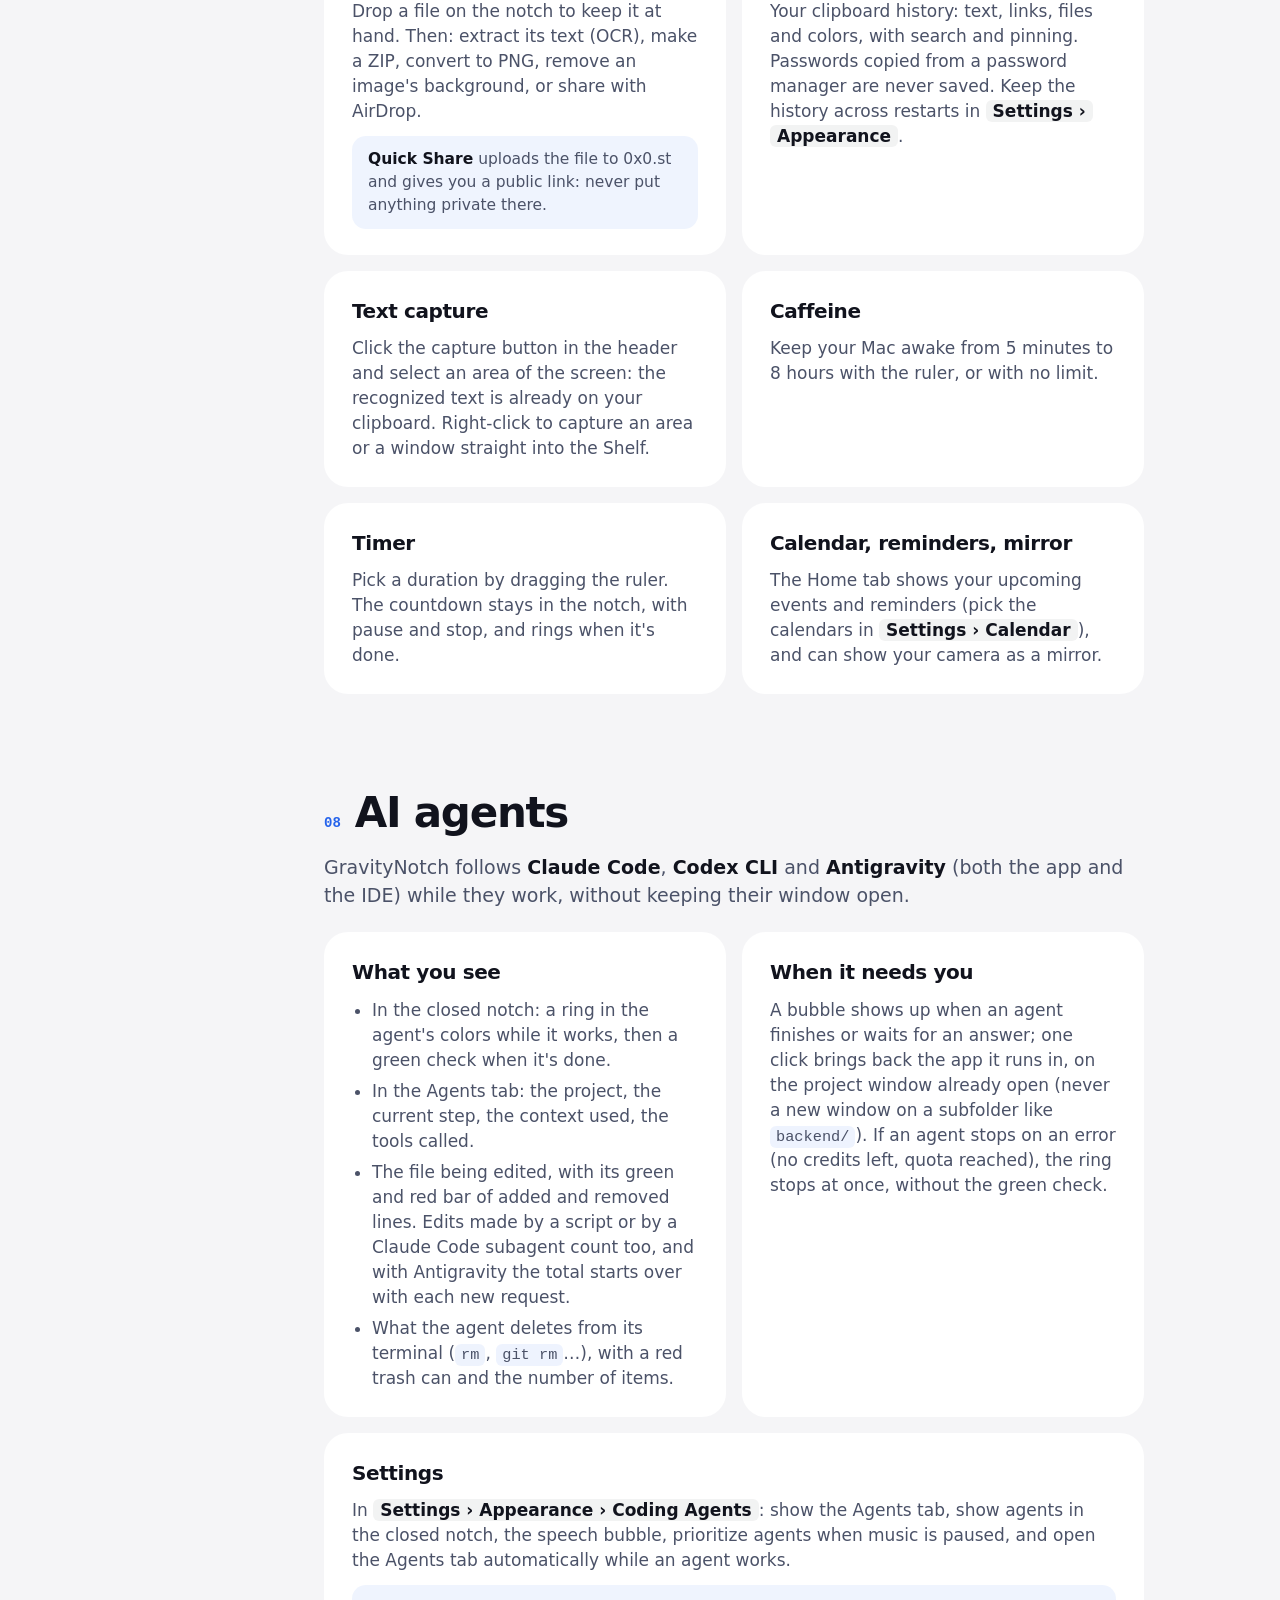
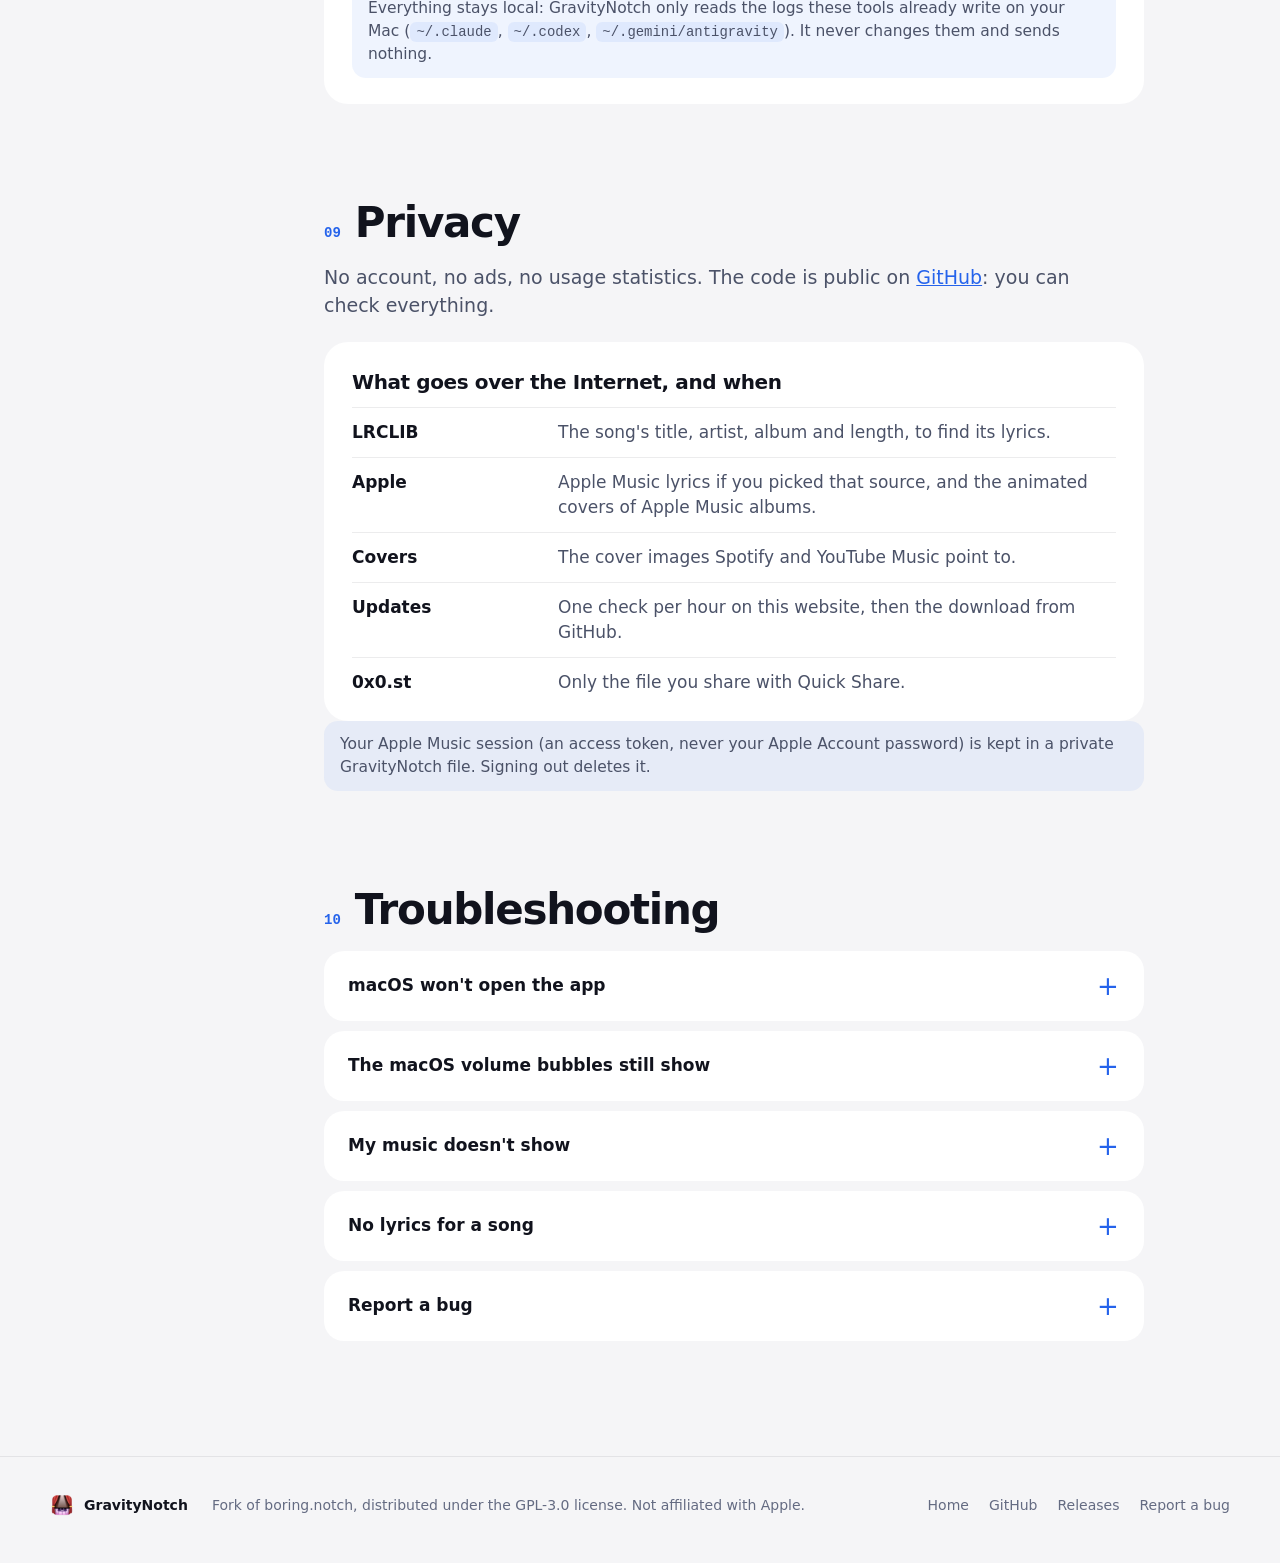
<file: docs/docs.html>
<!doctype html>
<html lang="fr">
<head>
  <meta charset="utf-8">
  <meta name="viewport" content="width=device-width, initial-scale=1, viewport-fit=cover">
  <title data-i18n="docs.meta.title">Documentation GravityNotch</title>
  <meta name="description" data-i18n-attr="content:docs.meta.desc" content="Tout savoir sur GravityNotch : installation, autorisations, musique, paroles, écran verrouillé, HUD, outils, agents IA, vie privée et dépannage.">
  <meta name="theme-color" content="#070910">
  <meta property="og:type" content="website">
  <meta property="og:url" content="https://adrielakak.github.io/GravityNotch/docs.html">
  <meta property="og:title" content="GravityNotch, documentation">
  <meta property="og:description" content="Installation, réglages et chaque fonction de GravityNotch expliqués.">
  <meta property="og:image" content="https://adrielakak.github.io/GravityNotch/assets/og-preview.jpg">
  <meta name="twitter:card" content="summary_large_image">
  <link rel="icon" type="image/png" href="assets/favicon.png">
  <link rel="stylesheet" href="styles.css?v=14">
  <script>document.documentElement.classList.add("js", "at-hero");</script>
</head>
<body class="docs-page">

  <header class="nav" id="nav">
    <div class="nav-inner">
      <a class="brand" href="index.html" data-i18n-attr="aria-label:nav.home" aria-label="GravityNotch, accueil">
        <img src="assets/icon.png" alt="" width="28" height="28">
        <span class="brand-text">
          <strong>GravityNotch</strong>
          <small data-i18n="docs.tagline">Documentation</small>
        </span>
      </a>

      <div class="island-status" id="island-status" role="button" tabindex="0" data-i18n-attr="aria-label:nav.open" aria-label="Ouvrir la navigation">
        <span class="island-dot" aria-hidden="true"></span>
        <span class="island-section-wrap" id="island-section-wrap">
          <span class="island-index" id="island-index">00</span>
          <span class="island-sep" aria-hidden="true">·</span>
          <span class="island-section-name" id="island-section-name">Docs</span>
        </span>
        <span class="island-percent" id="island-percent">0%</span>
      </div>

      <nav class="nav-links" data-i18n-attr="aria-label:nav.main" aria-label="Navigation principale">
        <a href="index.html" data-i18n="dnav.home">Accueil</a>
        <a href="#start" data-section="start" data-i18n="dnav.start">Démarrer</a>
        <a href="#music" data-section="music" data-i18n="dnav.music">Musique</a>
        <a href="#tools" data-section="tools" data-i18n="dnav.tools">Outils</a>
        <a href="#agents" data-section="agents" data-i18n="dnav.agents">Agents</a>
        <a href="#trouble" data-section="trouble" data-i18n="dnav.help">Aide</a>
      </nav>
      <button class="nav-lang" id="lang-toggle" type="button" lang="en" aria-label="Switch to English">EN</button>
      <a class="pill pill-sm pill-light nav-cta" href="https://github.com/adrielakak/GravityNotch/releases/latest/download/GravityNotch.dmg" data-i18n="nav.cta">Télécharger</a>
    </div>
    <div class="island-progress-track" aria-hidden="true">
      <div class="island-progress-bar" id="island-progress-bar"></div>
    </div>
  </header>

  <main id="top">

    <section class="hero docs-hero" id="intro" data-island-index="00">
      <div class="hero-bg" aria-hidden="true">
        <div class="stipple stipple-a"></div>
        <div class="stipple stipple-b"></div>
        <div class="horizon"></div>
      </div>
      <div class="hero-copy">
        <p class="eyebrow"><span class="dot"></span> <span data-i18n="docs.eyebrow">Documentation · version 1.6</span></p>
        <h1 class="display" data-i18n="docs.title"><span class="soft">Tout savoir</span> sur GravityNotch</h1>
        <p class="lede" data-i18n="docs.lede">L'installation, les autorisations, chaque fonction et chaque réglage, ce qui reste sur votre Mac et ce qui passe par Internet. Pour les curieux, en clair.</p>
        <div class="docs-quick">
          <a class="pill pill-glass pill-sm" href="#start" data-i18n="docs.q1">Installer</a>
          <a class="pill pill-glass pill-sm" href="#permissions" data-i18n="docs.q2" data-i18n-attr="href:docs.q2href">Autorisations</a>
          <a class="pill pill-glass pill-sm" href="#privacy" data-i18n="docs.q3">Vie privée</a>
          <a class="pill pill-glass pill-sm" href="#trouble" data-i18n="docs.q4">Dépannage</a>
        </div>
      </div>
    </section>

    <div class="docs-layout wrap">

      <aside class="docs-toc">
        <nav data-i18n-attr="aria-label:docs.toc" aria-label="Sommaire">
          <p class="toc-title" data-i18n="docs.toc">Sommaire</p>
          <ol id="toc">
            <li><a href="#intro" data-i18n="sec.intro">Introduction</a></li>
            <li><a href="#start" data-i18n="sec.start">Bien démarrer</a></li>
            <li><a href="#notch" data-i18n="sec.notch">L'encoche</a></li>
            <li><a href="#music" data-i18n="sec.music">Musique</a></li>
            <li><a href="#lyrics" data-i18n="sec.lyrics">Paroles</a></li>
            <li><a href="#lockscreen" data-i18n="sec.lockscreen">Écran verrouillé</a></li>
            <li><a href="#hud" data-i18n="sec.hud">HUD et audio</a></li>
            <li><a href="#tools" data-i18n="sec.tools">Outils</a></li>
            <li><a href="#agents" data-i18n="sec.agents">Agents IA</a></li>
            <li><a href="#privacy" data-i18n="sec.privacy">Vie privée</a></li>
            <li><a href="#trouble" data-i18n="sec.trouble">Dépannage</a></li>
          </ol>
        </nav>
      </aside>

      <article class="docs-content">

        <!-- 01 -->
        <section class="doc-section" id="start" data-island-index="01">
          <header class="doc-head"><span class="doc-num">01</span><h2 data-i18n="sec.start">Bien démarrer</h2></header>

          <div data-lang="fr">
            <p class="doc-lede">GravityNotch tourne sur macOS 14 Sonoma ou plus récent, sur Apple Silicon comme sur Intel. Pas besoin d'encoche : sur un écran qui n'en a pas, une île virtuelle s'affiche en haut de l'écran.</p>
            <div class="doc-card">
              <h3>Installer</h3>
              <ol class="doc-steps">
                <li>Téléchargez <code>GravityNotch.dmg</code>, ouvrez-le et glissez l'app dans <b>Applications</b>.</li>
                <li>Lancez-la une fois. macOS la bloque, c'est normal : l'app est gratuite et n'est pas signée avec un certificat Apple payant. Fermez l'alerte.</li>
                <li>Ouvrez <span class="path">Réglages Système › Confidentialité et sécurité</span>, descendez tout en bas et cliquez sur <b>Ouvrir quand même</b>.</li>
              </ol>
              <p>Avec Homebrew, une seule commande suffit, puis les étapes 2 et 3 :</p>
              <pre class="doc-code"><code>brew install --cask adrielakak/tap/gravitynotch</code></pre>
              <p class="doc-note">Si <b>Ouvrir quand même</b> n'apparaît pas, lancez <code>xattr -cr /Applications/GravityNotch.app</code> dans le Terminal, puis rouvrez l'app.</p>
            </div>
            <div class="doc-card" id="permissions">
              <h3>Les autorisations, une par une</h3>
              <p>Au premier lancement, un assistant vous les propose. Toutes sont facultatives : si vous en refusez une, seule la fonction qui en dépend reste éteinte.</p>
              <div class="doc-table" role="table">
                <div role="row"><b role="cell">Accessibilité</b><span role="cell">Afficher les HUD de volume, de luminosité et de rétroéclairage à la place des bulles de macOS. Sur macOS 27, Apple l'appelle <b>Contrôle de l'appareil et accès aux données</b>.</span></div>
                <div role="row"><b role="cell">Automatisation</b><span role="cell">Lire et piloter Musique ou Spotify. macOS la demande la première fois que GravityNotch leur parle.</span></div>
                <div role="row"><b role="cell">Enregistrement de l'écran</b><span role="cell">La capture de texte (OCR) et les captures envoyées dans le Shelf.</span></div>
                <div role="row"><b role="cell">Calendrier et Rappels</b><span role="cell">Vos prochains événements et rappels dans l'onglet Home.</span></div>
                <div role="row"><b role="cell">Caméra</b><span role="cell">Le miroir de l'onglet Home, seulement si vous l'activez.</span></div>
              </div>
            </div>
            <div class="doc-card">
              <h3>Mises à jour</h3>
              <p>GravityNotch vérifie les nouvelles versions toutes les heures. Quand une mise à jour est téléchargée, l'encoche affiche «&nbsp;GravityNotch est prêt&nbsp;» : un clic redémarre l'app sur la nouvelle version. Avec Homebrew, <code>brew upgrade --cask gravitynotch</code> fait la même chose.</p>
            </div>
          </div>

          <div data-lang="en" lang="en">
            <p class="doc-lede">GravityNotch runs on macOS 14 Sonoma or later, on Apple Silicon and Intel. No notch needed: on a display without one, a virtual island shows at the top of the screen.</p>
            <div class="doc-card">
              <h3>Install</h3>
              <ol class="doc-steps">
                <li>Download <code>GravityNotch.dmg</code>, open it and drag the app into <b>Applications</b>.</li>
                <li>Launch it once. macOS blocks it, which is expected: the app is free and not signed with a paid Apple certificate. Dismiss the alert.</li>
                <li>Open <span class="path">System Settings › Privacy &amp; Security</span>, scroll all the way down and click <b>Open Anyway</b>.</li>
              </ol>
              <p>With Homebrew, one command does it, then steps 2 and 3:</p>
              <pre class="doc-code"><code>brew install --cask adrielakak/tap/gravitynotch</code></pre>
              <p class="doc-note">If <b>Open Anyway</b> does not show up, run <code>xattr -cr /Applications/GravityNotch.app</code> in Terminal and open the app again.</p>
            </div>
            <div class="doc-card" id="permissions-en">
              <h3>Permissions, one by one</h3>
              <p>A startup guide offers them on first launch. All of them are optional: refuse one and only the feature that needs it stays off.</p>
              <div class="doc-table" role="table">
                <div role="row"><b role="cell">Accessibility</b><span role="cell">Show the volume, brightness and keyboard backlight HUDs instead of the macOS bubbles. On macOS 27, Apple calls it <b>Device Control and Data Access</b>.</span></div>
                <div role="row"><b role="cell">Automation</b><span role="cell">Read and control Music or Spotify. macOS asks the first time GravityNotch talks to them.</span></div>
                <div role="row"><b role="cell">Screen Recording</b><span role="cell">Text capture (OCR) and the screenshots sent to the Shelf.</span></div>
                <div role="row"><b role="cell">Calendar and Reminders</b><span role="cell">Your upcoming events and reminders in the Home tab.</span></div>
                <div role="row"><b role="cell">Camera</b><span role="cell">The mirror in the Home tab, only if you turn it on.</span></div>
              </div>
            </div>
            <div class="doc-card">
              <h3>Updates</h3>
              <p>GravityNotch checks for new versions every hour. Once an update is downloaded, the notch says "GravityNotch is ready": one click restarts the app on the new version. With Homebrew, <code>brew upgrade --cask gravitynotch</code> does the same.</p>
            </div>
          </div>
        </section>

        <!-- 02 -->
        <section class="doc-section" id="notch" data-island-index="02">
          <header class="doc-head"><span class="doc-num">02</span><h2 data-i18n="sec.notch">L'encoche</h2></header>

          <div data-lang="fr">
            <p class="doc-lede">Fermée, l'encoche montre ce qui se passe : la musique en cours, un HUD, un agent qui travaille. Ouverte, elle devient un petit centre de contrôle.</p>
            <div class="doc-grid">
              <div class="doc-card">
                <h3>Ouvrir et fermer</h3>
                <ul>
                  <li>Survolez l'encoche (<span class="path">Réglages › Général › Ouvrir l'encoche au survol</span>) ou cliquez dessus.</li>
                  <li>Au trackpad, glissez deux doigts vers le bas sur l'encoche pour l'ouvrir, vers le haut pour la fermer.</li>
                  <li>Au clavier : <kbd>⇧</kbd><kbd>⌘</kbd><kbd>I</kbd>. L'aperçu rapide (sneak peek) : <kbd>⇧</kbd><kbd>⌘</kbd><kbd>H</kbd>. Les deux se changent dans <span class="path">Réglages › Raccourcis</span>.</li>
                </ul>
              </div>
              <div class="doc-card">
                <h3>Les onglets</h3>
                <ul>
                  <li><b>Home</b> : le lecteur, le calendrier et le miroir.</li>
                  <li><b>Shelf</b> : les fichiers que vous y déposez.</li>
                  <li><b>Clips</b> : l'historique du presse-papiers.</li>
                  <li><b>Agents</b> : vos agents IA en direct.</li>
                </ul>
                <p>Choisissez ceux qui s'affichent dans <span class="path">Réglages › Apparence › Onglets de l'encoche</span>.</p>
              </div>
              <div class="doc-card">
                <h3>L'en-tête</h3>
                <p>En haut de l'encoche ouverte : la capture de texte (clic droit pour plus d'options), Caféine, le minuteur et les réglages. Caféine et le minuteur se masquent dans <span class="path">Réglages › Apparence</span>.</p>
              </div>
              <div class="doc-card">
                <h3>Plusieurs écrans</h3>
                <p>Dans <span class="path">Réglages › Général</span>, affichez l'encoche sur tous les écrans, ou laissez-la suivre l'écran que vous utilisez.</p>
              </div>
            </div>
          </div>

          <div data-lang="en" lang="en">
            <p class="doc-lede">Closed, the notch shows what is going on: what's playing, a HUD, an agent at work. Open, it becomes a small control center.</p>
            <div class="doc-grid">
              <div class="doc-card">
                <h3>Open and close</h3>
                <ul>
                  <li>Hover the notch (<span class="path">Settings › General › Open notch on hover</span>) or click it.</li>
                  <li>On a trackpad, swipe down with two fingers on the notch to open it, up to close it.</li>
                  <li>From the keyboard: <kbd>⇧</kbd><kbd>⌘</kbd><kbd>I</kbd>. The sneak peek: <kbd>⇧</kbd><kbd>⌘</kbd><kbd>H</kbd>. Change both in <span class="path">Settings › Shortcuts</span>.</li>
                </ul>
              </div>
              <div class="doc-card">
                <h3>Tabs</h3>
                <ul>
                  <li><b>Home</b>: the player, the calendar and the mirror.</li>
                  <li><b>Shelf</b>: the files you drop in.</li>
                  <li><b>Clips</b>: your clipboard history.</li>
                  <li><b>Agents</b>: your AI agents, live.</li>
                </ul>
                <p>Pick the ones you want in <span class="path">Settings › Appearance › Notch Tabs</span>.</p>
              </div>
              <div class="doc-card">
                <h3>The header</h3>
                <p>At the top of the open notch: text capture (right-click for more), Caffeine, the timer and settings. Caffeine and the timer can be hidden in <span class="path">Settings › Appearance</span>.</p>
              </div>
              <div class="doc-card">
                <h3>Several displays</h3>
                <p>In <span class="path">Settings › General</span>, show the notch on every display, or let it follow the one you are using.</p>
              </div>
            </div>
          </div>
        </section>

        <!-- 03 -->
        <section class="doc-section" id="music" data-island-index="03">
          <header class="doc-head"><span class="doc-num">03</span><h2 data-i18n="sec.music">Musique</h2></header>

          <div data-lang="fr">
            <p class="doc-lede">Le lecteur suit ce que vous écoutez, avec la pochette, la progression et vos commandes préférées. Fermée, l'encoche garde la pochette et un petit visualiseur.</p>
            <figure class="doc-shot doc-shot-notch">
            <img src="assets/docs/notch-music.jpg" width="970" height="335" loading="lazy" decoding="async" alt="L'encoche ouverte : pochette, titre, paroles, commandes et file À suivre">
            <figcaption>L'encoche ouverte sur l'onglet Home : le lecteur, la ligne de paroles en cours et la file À suivre.</figcaption>
          </figure>
            <div class="doc-card">
              <h3>Choisir la source</h3>
              <p>Dans <span class="path">Réglages › Média › Source du média</span> :</p>
              <div class="doc-table" role="table">
                <div role="row"><b role="cell">Now Playing</b><span role="cell">Tout ce que macOS reconnaît comme lecture en cours : navigateurs, lecteurs vidéo, autres apps.</span></div>
                <div role="row"><b role="cell">Apple Music</b><span role="cell">L'app Musique, avec favoris, pochettes animées et file d'attente.</span></div>
                <div role="row"><b role="cell">Spotify</b><span role="cell">L'app Spotify pour Mac.</span></div>
                <div role="row"><b role="cell">YouTube Music</b><span role="cell">L'app de bureau open source <a href="https://github.com/th-ch/youtube-music" target="_blank" rel="noopener">th-ch/youtube-music</a>, avec son serveur d'API activé.</span></div>
              </div>
            </div>
            <div class="doc-grid">
              <div class="doc-card">
                <h3>Vos commandes</h3>
                <p>Dans <span class="path">Réglages › Média › Contrôles des médias</span>, glissez jusqu'à 6 commandes sur les emplacements : aléatoire, précédent, lecture, suivant, répétition, volume, favori, sortie audio, À suivre, <b>Reculer de 15 s</b> et <b>Avancer de 15 s</b>.</p>
              </div>
              <div class="doc-card">
                <h3>À suivre</h3>
                <p>La file d'attente des prochains morceaux. Avec Apple Music, la lecture automatique n'est lisible que si la file d'attente est affichée dans l'app Musique : macOS ne la donne pas autrement.</p>
              </div>
              <div class="doc-card">
                <h3>Gestes et aperçus</h3>
                <p>Glissez horizontalement sur l'encoche pour changer de morceau, et recevez un aperçu rapide à chaque changement de lecture. Les deux se règlent dans <span class="path">Réglages › Général</span>.</p>
              </div>
              <div class="doc-card">
                <h3>Couleurs</h3>
                <p>Le lecteur peut prendre la teinte de la pochette, avec un halo lumineux autour d'elle. À régler dans <span class="path">Réglages › Média</span> et <span class="path">Réglages › Apparence</span>.</p>
              </div>
            </div>
            <div class="doc-card">
              <h3>Transitions AutoMix</h3>
              <p>Quand l'AutoMix d'Apple Music enchaîne deux morceaux, l'encoche le montre au rythme du vrai mixage : deux anneaux entrelacés remplacent le visualiseur dans l'encoche fermée, un badge « Mixage… » apparaît sous la barre de progression du lecteur et de l'écran verrouillé, et la pochette passe en fondu à la suivante. À régler dans <span class="path">Réglages › Média › Contrôles des médias</span>, avec un bouton pour prévisualiser l'animation.</p>
              <p>Musique annonce chaque mixage au début du morceau ; si GravityNotch démarre en cours de morceau, il retrouve l'annonce dans les 10 dernières minutes du journal. La détection lit le journal système de Musique, ce qui demande un compte administrateur.</p>
            </div>
          </div>

          <div data-lang="en" lang="en">
            <p class="doc-lede">The player follows what you listen to, with the cover, the progress and your favorite controls. Closed, the notch keeps the cover and a small visualizer.</p>
            <figure class="doc-shot doc-shot-notch">
            <img src="assets/docs/notch-music.jpg" width="970" height="335" loading="lazy" decoding="async" alt="The open notch: cover, title, lyrics, controls and the Playing Next queue">
            <figcaption>The open notch on the Home tab: the player, the current lyrics line and the Playing Next queue.</figcaption>
          </figure>
            <div class="doc-card">
              <h3>Pick the source</h3>
              <p>In <span class="path">Settings › Media › Media Source</span>:</p>
              <div class="doc-table" role="table">
                <div role="row"><b role="cell">Now Playing</b><span role="cell">Anything macOS sees as playing: browsers, video players, other apps.</span></div>
                <div role="row"><b role="cell">Apple Music</b><span role="cell">The Music app, with favorites, animated covers and the queue.</span></div>
                <div role="row"><b role="cell">Spotify</b><span role="cell">The Spotify app for Mac.</span></div>
                <div role="row"><b role="cell">YouTube Music</b><span role="cell">The open source desktop app <a href="https://github.com/th-ch/youtube-music" target="_blank" rel="noopener">th-ch/youtube-music</a>, with its API server turned on.</span></div>
              </div>
            </div>
            <div class="doc-grid">
              <div class="doc-card">
                <h3>Your controls</h3>
                <p>In <span class="path">Settings › Media › Media controls</span>, drag up to 6 controls onto the slots: shuffle, previous, play, next, repeat, volume, favorite, audio output, Playing Next, <b>Backward 15s</b> and <b>Forward 15s</b>.</p>
              </div>
              <div class="doc-card">
                <h3>Playing Next</h3>
                <p>The queue of upcoming tracks. With Apple Music, Autoplay can only be read while the queue is shown in the Music app: macOS does not expose it otherwise.</p>
              </div>
              <div class="doc-card">
                <h3>Gestures and previews</h3>
                <p>Swipe sideways on the notch to change tracks, and get a quick preview whenever playback changes. Both live in <span class="path">Settings › General</span>.</p>
              </div>
              <div class="doc-card">
                <h3>Colors</h3>
                <p>The player can take the tint of the cover, with a soft glow around it. Set it in <span class="path">Settings › Media</span> and <span class="path">Settings › Appearance</span>.</p>
              </div>
            </div>
            <div class="doc-card">
              <h3>AutoMix transitions</h3>
              <p>When Apple Music AutoMix blends two songs, the notch shows it in time with the real mix: two interlocking rings replace the visualizer in the closed notch, a "Mixing…" badge shows under the progress bar of the player and the lock screen, and the cover fades into the next one. Set it in <span class="path">Settings › Media › Media controls</span>, with a button to preview the animation.</p>
              <p>Music announces each mix when a song starts; if GravityNotch launches mid-song, it finds that announcement in the last 10 minutes of the log. Detection reads the Music app's system log, which needs an administrator account.</p>
            </div>
          </div>
        </section>

        <!-- 04 -->
        <section class="doc-section" id="lyrics" data-island-index="04">
          <header class="doc-head"><span class="doc-num">04</span><h2 data-i18n="sec.lyrics">Paroles</h2></header>

          <div data-lang="fr">
            <p class="doc-lede">Les paroles synchronisées s'affichent sous le nom de l'artiste et sur l'écran verrouillé. Elles se choisissent dans <span class="path">Réglages › Média › Paroles</span>.</p>
            <div class="doc-grid">
              <div class="doc-card">
                <h3>LRCLIB, par défaut</h3>
                <p>Une bibliothèque de paroles gratuite et open source, pour tout le monde et avec tous les lecteurs. Les lignes sont synchronisées. Quand le morceau existe en version synchronisée au mot, chaque mot s'allume à son vrai moment ; sinon, le rythme des mots est estimé.</p>
                <p>Pour éviter les mauvaises paroles, GravityNotch vérifie le titre et la durée du morceau (à 4 secondes près).</p>
              </div>
              <div class="doc-card">
                <h3>Apple Music, au timing exact</h3>
                <p>Les paroles de l'app Musique, syllabe par syllabe. Il faut un abonnement Apple Music et une connexion unique à votre compte Apple depuis les réglages.</p>
                <p>GravityNotch retrouve la version exacte du morceau joué (edit, remix, album) et affiche ses auteurs après la dernière ligne, comme Musique.</p>
                <p>Cette source passe par le lecteur web d'Apple Music, pas par une API officielle : si Apple la modifie, LRCLIB prend le relais automatiquement.</p>
              </div>
            </div>
            <p class="doc-note">Pendant une pause instrumentale de plus de 5 secondes, trois points patientent à la place des paroles.</p>
          </div>

          <div data-lang="en" lang="en">
            <p class="doc-lede">Synced lyrics show below the artist name and on the lock screen. Pick their source in <span class="path">Settings › Media › Lyrics</span>.</p>
            <div class="doc-grid">
              <div class="doc-card">
                <h3>LRCLIB, the default</h3>
                <p>A free and open source lyrics library, for everyone and with every player. Lines are timed. When the song has a word synced version, each word lights up at its real time; otherwise the words are paced by estimate.</p>
                <p>To avoid wrong lyrics, GravityNotch checks the title and the length of the song (within 4 seconds).</p>
              </div>
              <div class="doc-card">
                <h3>Apple Music, exact timing</h3>
                <p>The lyrics of the Music app, syllable by syllable. It needs an Apple Music subscription and a one-time sign in to your Apple Account from the settings.</p>
                <p>GravityNotch finds the exact version playing (edit, remix, album) and lists its songwriters after the last line, like Music.</p>
                <p>This source goes through the Apple Music web player, not an official API: if Apple changes it, LRCLIB takes over on its own.</p>
              </div>
            </div>
            <p class="doc-note">During an instrumental break longer than 5 seconds, three dots wait in place of the lyrics.</p>
          </div>
        </section>

        <!-- 05 -->
        <section class="doc-section" id="lockscreen" data-island-index="05">
          <header class="doc-head"><span class="doc-num">05</span><h2 data-i18n="sec.lockscreen">Écran verrouillé</h2></header>

          <div data-lang="fr">
            <p class="doc-lede">Même Mac verrouillé, la musique reste à portée de main. Activez-le dans <span class="path">Réglages › Média › Lecteur de musique sur l'écran verrouillé</span>.</p>
            <div class="doc-grid doc-shots">
            <figure class="doc-shot doc-shot-photo">
              <img src="assets/docs/lock-fullscreen.jpg" width="1448" height="948" loading="lazy" decoding="async" alt="Écran verrouillé en plein écran : le lecteur à gauche, les paroles à droite, sur la pochette animée">
              <figcaption>Plein écran : les paroles défilent à droite, mot par mot.</figcaption>
            </figure>
            <figure class="doc-shot doc-shot-photo">
              <img src="assets/docs/lock-card.jpg" width="1600" height="1031" loading="lazy" decoding="async" alt="Écran verrouillé en carte, sur la pochette animée de l'album">
              <figcaption>Carte : un lecteur compact sur la pochette animée.</figcaption>
            </figure>
            </div>
            <div class="doc-grid">
              <div class="doc-card">
                <h3>Deux dispositions</h3>
                <p><b>Carte</b> : un lecteur compact avec pochette, commandes et paroles. <b>Plein écran</b> : le lecteur à gauche et les paroles à droite, comme dans Apple Music, mot par mot et en vague.</p>
                <p>En plein écran, chaque mot se soulève quand il est chanté, et une syllabe tenue gonfle et brille d'autant plus qu'elle dure (macOS 15 et plus). L'effet se coupe dans <span class="path">Réglages › Média › Animer les lettres au fil du chant</span>.</p>
                <p>Seules les paroles synchronisées s'affichent ; un morceau sans paroles synchronisées garde un lecteur simple.</p>
                <p>Pour déverrouiller, approchez le pointeur du bas de l'écran, au centre : le champ de mot de passe de macOS apparaît à travers l'affichage, prêt à taper.</p>
              </div>
              <div class="doc-card">
                <h3>Pochettes animées</h3>
                <p>Avec Apple Music, quand un album a une pochette animée, elle bouge aussi sur l'écran verrouillé. Elle est préparée dès le début du morceau, et les 20 dernières restent en cache pour s'afficher tout de suite.</p>
              </div>
            </div>
          </div>

          <div data-lang="en" lang="en">
            <p class="doc-lede">Even with your Mac locked, the music stays at hand. Turn it on in <span class="path">Settings › Media › Lock Screen Music Player</span>.</p>
            <div class="doc-grid doc-shots">
            <figure class="doc-shot doc-shot-photo">
              <img src="assets/docs/lock-fullscreen.jpg" width="1448" height="948" loading="lazy" decoding="async" alt="Full screen lock screen: the player on the left, the lyrics on the right, over the animated cover">
              <figcaption>Full screen: lyrics scroll on the right, word by word.</figcaption>
            </figure>
            <figure class="doc-shot doc-shot-photo">
              <img src="assets/docs/lock-card.jpg" width="1600" height="1031" loading="lazy" decoding="async" alt="Lock screen card over the album&#39;s animated cover">
              <figcaption>Card: a compact player over the animated cover.</figcaption>
            </figure>
            </div>
            <div class="doc-grid">
              <div class="doc-card">
                <h3>Two layouts</h3>
                <p><b>Card</b>: a compact player with cover, controls and lyrics. <b>Full screen</b>: the player on the left and the lyrics on the right, like in Apple Music, word by word, in a wave.</p>
                <p>In full screen, each word rises as it is sung, and a held syllable swells and glows the longer it lasts (macOS 15 and later). Turn the effect off in <span class="path">Settings › Media › Animate letters as words are sung</span>.</p>
                <p>Only synced lyrics are shown; a song without synced lyrics keeps a simple player.</p>
                <p>To unlock, move the pointer to the bottom center of the screen: the macOS password field shows through, ready to type.</p>
              </div>
              <div class="doc-card">
                <h3>Animated covers</h3>
                <p>With Apple Music, when an album has an animated cover, it moves on the lock screen too. It is prepared as soon as the song starts, and the last 20 stay cached so they show at once.</p>
              </div>
            </div>
          </div>
        </section>

        <!-- 06 -->
        <section class="doc-section" id="hud" data-island-index="06">
          <header class="doc-head"><span class="doc-num">06</span><h2 data-i18n="sec.hud">HUD et audio</h2></header>

          <div data-lang="fr">
            <figure class="doc-shot doc-shot-huds">
            <img src="assets/docs/notch-huds.jpg" width="760" height="420" loading="lazy" decoding="async" alt="L'encoche fermée : musique en cours, puis les HUD de volume, de luminosité et de rétroéclairage">
            <figcaption>L'encoche fermée : la musique en cours, puis le volume, la luminosité et le rétroéclairage du clavier.</figcaption>
          </figure>
            <div class="doc-grid">
              <div class="doc-card">
                <h3>Volume, luminosité, clavier</h3>
                <p>Les touches de volume, de luminosité et de rétroéclairage affichent leur niveau dans l'encoche au lieu des bulles de macOS. À activer dans <span class="path">Réglages › HUDs › Remplacer le HUD système</span>, avec l'autorisation Accessibilité.</p>
              </div>
              <div class="doc-card">
                <h3>Verr. Maj</h3>
                <p>Un indicateur discret apparaît dans l'encoche quand le verrouillage des majuscules s'active.</p>
              </div>
              <div class="doc-card">
                <h3>AirPods et Bluetooth</h3>
                <p>À la connexion, l'encoche montre le modèle et un anneau de batterie, avec le détail gauche, droite et boîtier au survol. Les changements de mode d'écoute s'affichent aussi. À régler dans <span class="path">Réglages › HUDs › AirPods &amp; Bluetooth</span>.</p>
              </div>
              <div class="doc-card">
                <h3>Sortie audio</h3>
                <p>Passez des haut-parleurs aux AirPods ou à un écran en un clic, depuis la commande du lecteur ou le clic droit sur le bouton de capture.</p>
              </div>
              <div class="doc-card">
                <h3>Notifications système <span class="doc-badge">bêta</span></h3>
                <p>De petites animations façon Dynamic Island quand un mode Concentration s'active ou se coupe, quand un texte copié sur l'iPhone ou l'iPad arrive par le Presse-papiers universel (un clic ouvre Clips), quand la langue du clavier change, ou quand la batterie de vos AirPods est faible. Un mode Concentration actif laisse aussi une petite icône au coin de la pochette. Au survol, chaque bannière s'élargit pour donner le détail, comme celle de la batterie du Mac. À régler dans <span class="path">Réglages › HUDs › Notifications système</span>, avec des boutons d'aperçu. Aucune autorisation en plus.</p>
              </div>
            </div>
            <p class="doc-note">Sous macOS 27, la bannière «&nbsp;Connectés&nbsp;» d'Apple ne peut plus être masquée par aucune app : elle s'affiche à côté de l'animation de GravityNotch.</p>
          </div>

          <div data-lang="en" lang="en">
            <figure class="doc-shot doc-shot-huds">
            <img src="assets/docs/notch-huds.jpg" width="760" height="420" loading="lazy" decoding="async" alt="The closed notch: what&#39;s playing, then the volume, brightness and backlight HUDs">
            <figcaption>The closed notch: what's playing, then volume, brightness and keyboard backlight.</figcaption>
          </figure>
            <div class="doc-grid">
              <div class="doc-card">
                <h3>Volume, brightness, keyboard</h3>
                <p>The volume, brightness and keyboard backlight keys show their level in the notch instead of the macOS bubbles. Turn it on in <span class="path">Settings › HUDs › Replace system HUD</span>, with the Accessibility permission.</p>
              </div>
              <div class="doc-card">
                <h3>Caps Lock</h3>
                <p>A subtle indicator shows in the notch when Caps Lock turns on.</p>
              </div>
              <div class="doc-card">
                <h3>AirPods and Bluetooth</h3>
                <p>When they connect, the notch shows the model and a battery ring, with the left, right and case detail on hover. Listening mode changes show up too. Set it in <span class="path">Settings › HUDs › AirPods &amp; Bluetooth</span>.</p>
              </div>
              <div class="doc-card">
                <h3>Audio output</h3>
                <p>Switch from the speakers to AirPods or a display in one click, from the player control or by right-clicking the capture button.</p>
              </div>
              <div class="doc-card">
                <h3>System notifications <span class="doc-badge">beta</span></h3>
                <p>Small Dynamic Island style animations when a Focus mode turns on or off, when text copied on your iPhone or iPad arrives through Universal Clipboard (one click opens Clips), when the keyboard language changes, or when your AirPods battery runs low. An active Focus mode also leaves a small icon on the corner of the cover. On hover, each banner widens to show the detail, like the Mac battery one. Set it in <span class="path">Settings › HUDs › System Notifications</span>, with preview buttons. No extra permission needed.</p>
              </div>
            </div>
            <p class="doc-note">On macOS 27, Apple's "Connected" banner can no longer be hidden by any app: it shows next to the GravityNotch animation.</p>
          </div>
        </section>

        <!-- 07 -->
        <section class="doc-section" id="tools" data-island-index="07">
          <header class="doc-head"><span class="doc-num">07</span><h2 data-i18n="sec.tools">Outils</h2></header>

          <div data-lang="fr">
            <div class="doc-grid">
              <div class="doc-card">
                <h3>Shelf</h3>
                <p>Déposez un fichier sur l'encoche pour le garder sous la main. Ensuite : extraire le texte (OCR), créer un ZIP, convertir en PNG, supprimer le fond d'une image, ou partager par AirDrop.</p>
                <p class="doc-note">Le <b>Partage rapide</b> envoie le fichier sur 0x0.st et vous donne un lien public : n'y mettez rien de privé.</p>
              </div>
              <div class="doc-card">
                <h3>Clips</h3>
                <p>L'historique du presse-papiers : textes, liens, fichiers et couleurs, avec recherche et épinglage. Les mots de passe copiés depuis un gestionnaire de mots de passe ne sont jamais enregistrés. Gardez l'historique après un redémarrage dans <span class="path">Réglages › Apparence</span>.</p>
              </div>
              <div class="doc-card">
                <h3>Capture de texte</h3>
                <p>Cliquez sur le bouton de capture de l'en-tête, sélectionnez une zone de l'écran : le texte reconnu est déjà dans le presse-papiers. Clic droit pour capturer une zone ou une fenêtre directement dans le Shelf.</p>
              </div>
              <div class="doc-card">
                <h3>Caféine</h3>
                <p>Empêchez la mise en veille de 5 minutes à 8 heures avec la réglette, ou sans limite.</p>
              </div>
              <div class="doc-card">
                <h3>Minuteur</h3>
                <p>Choisissez une durée en glissant la réglette. Le compte à rebours reste dans l'encoche, avec pause et arrêt, et sonne à la fin.</p>
              </div>
              <div class="doc-card">
                <h3>Calendrier, rappels, miroir</h3>
                <p>L'onglet Home montre vos prochains événements et rappels (choisissez les calendriers dans <span class="path">Réglages › Calendrier</span>), et peut afficher votre caméra comme un miroir.</p>
              </div>
            </div>
          </div>

          <div data-lang="en" lang="en">
            <div class="doc-grid">
              <div class="doc-card">
                <h3>Shelf</h3>
                <p>Drop a file on the notch to keep it at hand. Then: extract its text (OCR), make a ZIP, convert to PNG, remove an image's background, or share with AirDrop.</p>
                <p class="doc-note"><b>Quick Share</b> uploads the file to 0x0.st and gives you a public link: never put anything private there.</p>
              </div>
              <div class="doc-card">
                <h3>Clips</h3>
                <p>Your clipboard history: text, links, files and colors, with search and pinning. Passwords copied from a password manager are never saved. Keep the history across restarts in <span class="path">Settings › Appearance</span>.</p>
              </div>
              <div class="doc-card">
                <h3>Text capture</h3>
                <p>Click the capture button in the header and select an area of the screen: the recognized text is already on your clipboard. Right-click to capture an area or a window straight into the Shelf.</p>
              </div>
              <div class="doc-card">
                <h3>Caffeine</h3>
                <p>Keep your Mac awake from 5 minutes to 8 hours with the ruler, or with no limit.</p>
              </div>
              <div class="doc-card">
                <h3>Timer</h3>
                <p>Pick a duration by dragging the ruler. The countdown stays in the notch, with pause and stop, and rings when it's done.</p>
              </div>
              <div class="doc-card">
                <h3>Calendar, reminders, mirror</h3>
                <p>The Home tab shows your upcoming events and reminders (pick the calendars in <span class="path">Settings › Calendar</span>), and can show your camera as a mirror.</p>
              </div>
            </div>
          </div>
        </section>

        <!-- 08 -->
        <section class="doc-section" id="agents" data-island-index="08">
          <header class="doc-head"><span class="doc-num">08</span><h2 data-i18n="sec.agents">Agents IA</h2></header>

          <div data-lang="fr">
            <p class="doc-lede">GravityNotch suit <b>Claude Code</b>, <b>Codex CLI</b> et <b>Antigravity</b> (l'app comme l'IDE) pendant qu'ils travaillent, sans que vous ayez à garder leur fenêtre ouverte.</p>
            <div class="doc-grid">
              <div class="doc-card">
                <h3>Ce que vous voyez</h3>
                <ul>
                  <li>Dans l'encoche fermée : un anneau aux couleurs de l'agent tant qu'il travaille, puis une coche verte quand il a fini.</li>
                  <li>Dans l'onglet Agents : le projet, l'étape en cours, le contexte utilisé, les outils appelés.</li>
                  <li>Le fichier en train d'être modifié, avec sa barre verte et rouge de lignes ajoutées et supprimées. Les modifications faites par un script ou par un sous-agent de Claude Code comptent aussi, et avec Antigravity le total repart de zéro à chaque nouvelle demande.</li>
                  <li>Ce que l'agent supprime depuis son terminal (<code>rm</code>, <code>git rm</code>…), avec une corbeille rouge et le nombre d'éléments.</li>
                </ul>
              </div>
              <div class="doc-card">
                <h3>Quand il a besoin de vous</h3>
                <p>Une bulle apparaît quand un agent termine ou attend une réponse ; un clic ramène l'app où il tourne, sur la fenêtre déjà ouverte du projet (jamais une nouvelle fenêtre sur un sous-dossier comme <code>backend/</code>). Si un agent s'arrête sur une erreur (plus de crédits, quota atteint), l'anneau s'arrête aussitôt, sans coche verte.</p>
              </div>
            </div>
            <div class="doc-card">
              <h3>Réglages</h3>
              <p>Dans <span class="path">Réglages › Apparence › Agents de code</span> : afficher l'onglet Agents, montrer les agents dans l'encoche fermée, la bulle de fin, donner la priorité aux agents quand la musique est en pause, et ouvrir l'onglet Agents automatiquement quand un agent travaille.</p>
              <p class="doc-note">Tout se passe en local : GravityNotch lit seulement les journaux que ces outils écrivent déjà sur votre Mac (<code>~/.claude</code>, <code>~/.codex</code>, <code>~/.gemini/antigravity</code>). Il ne les modifie pas et n'envoie rien.</p>
            </div>
          </div>

          <div data-lang="en" lang="en">
            <p class="doc-lede">GravityNotch follows <b>Claude Code</b>, <b>Codex CLI</b> and <b>Antigravity</b> (both the app and the IDE) while they work, without keeping their window open.</p>
            <div class="doc-grid">
              <div class="doc-card">
                <h3>What you see</h3>
                <ul>
                  <li>In the closed notch: a ring in the agent's colors while it works, then a green check when it's done.</li>
                  <li>In the Agents tab: the project, the current step, the context used, the tools called.</li>
                  <li>The file being edited, with its green and red bar of added and removed lines. Edits made by a script or by a Claude Code subagent count too, and with Antigravity the total starts over with each new request.</li>
                  <li>What the agent deletes from its terminal (<code>rm</code>, <code>git rm</code>…), with a red trash can and the number of items.</li>
                </ul>
              </div>
              <div class="doc-card">
                <h3>When it needs you</h3>
                <p>A bubble shows up when an agent finishes or waits for an answer; one click brings back the app it runs in, on the project window already open (never a new window on a subfolder like <code>backend/</code>). If an agent stops on an error (no credits left, quota reached), the ring stops at once, without the green check.</p>
              </div>
            </div>
            <div class="doc-card">
              <h3>Settings</h3>
              <p>In <span class="path">Settings › Appearance › Coding Agents</span>: show the Agents tab, show agents in the closed notch, the speech bubble, prioritize agents when music is paused, and open the Agents tab automatically while an agent works.</p>
              <p class="doc-note">Everything stays local: GravityNotch only reads the logs these tools already write on your Mac (<code>~/.claude</code>, <code>~/.codex</code>, <code>~/.gemini/antigravity</code>). It never changes them and sends nothing.</p>
            </div>
          </div>
        </section>

        <!-- 09 -->
        <section class="doc-section" id="privacy" data-island-index="09">
          <header class="doc-head"><span class="doc-num">09</span><h2 data-i18n="sec.privacy">Vie privée</h2></header>

          <div data-lang="fr">
            <p class="doc-lede">Pas de compte, pas de publicité, pas de statistiques d'usage. Le code est public sur <a href="https://github.com/adrielakak/GravityNotch" target="_blank" rel="noopener">GitHub</a> : vous pouvez tout vérifier.</p>
            <div class="doc-card">
              <h3>Ce qui passe par Internet, et quand</h3>
              <div class="doc-table" role="table">
                <div role="row"><b role="cell">LRCLIB</b><span role="cell">Le titre, l'artiste, l'album et la durée du morceau, pour trouver ses paroles.</span></div>
                <div role="row"><b role="cell">Apple</b><span role="cell">Les paroles Apple Music si vous avez choisi cette source, et les pochettes animées des albums Apple Music.</span></div>
                <div role="row"><b role="cell">Pochettes</b><span role="cell">Les images de pochette que Spotify et YouTube Music indiquent.</span></div>
                <div role="row"><b role="cell">Mises à jour</b><span role="cell">Une vérification par heure sur ce site, puis le téléchargement depuis GitHub.</span></div>
                <div role="row"><b role="cell">0x0.st</b><span role="cell">Uniquement le fichier que vous partagez avec le Partage rapide.</span></div>
              </div>
            </div>
            <p class="doc-note">Votre session Apple Music (un jeton d'accès, jamais le mot de passe de votre compte Apple) est gardée dans un fichier privé de GravityNotch. La déconnexion le supprime.</p>
          </div>

          <div data-lang="en" lang="en">
            <p class="doc-lede">No account, no ads, no usage statistics. The code is public on <a href="https://github.com/adrielakak/GravityNotch" target="_blank" rel="noopener">GitHub</a>: you can check everything.</p>
            <div class="doc-card">
              <h3>What goes over the Internet, and when</h3>
              <div class="doc-table" role="table">
                <div role="row"><b role="cell">LRCLIB</b><span role="cell">The song's title, artist, album and length, to find its lyrics.</span></div>
                <div role="row"><b role="cell">Apple</b><span role="cell">Apple Music lyrics if you picked that source, and the animated covers of Apple Music albums.</span></div>
                <div role="row"><b role="cell">Covers</b><span role="cell">The cover images Spotify and YouTube Music point to.</span></div>
                <div role="row"><b role="cell">Updates</b><span role="cell">One check per hour on this website, then the download from GitHub.</span></div>
                <div role="row"><b role="cell">0x0.st</b><span role="cell">Only the file you share with Quick Share.</span></div>
              </div>
            </div>
            <p class="doc-note">Your Apple Music session (an access token, never your Apple Account password) is kept in a private GravityNotch file. Signing out deletes it.</p>
          </div>
        </section>

        <!-- 10 -->
        <section class="doc-section" id="trouble" data-island-index="10">
          <header class="doc-head"><span class="doc-num">10</span><h2 data-i18n="sec.trouble">Dépannage</h2></header>

          <div data-lang="fr" class="faq">
            <details>
              <summary>macOS refuse d'ouvrir l'app</summary>
              <p>C'est l'alerte normale pour une app sans certificat Apple payant. Ouvrez <span class="path">Réglages Système › Confidentialité et sécurité</span> et cliquez sur <b>Ouvrir quand même</b> tout en bas. S'il n'apparaît pas, lancez <code>xattr -cr /Applications/GravityNotch.app</code> dans le Terminal.</p>
            </details>
            <details>
              <summary>Les bulles de volume de macOS s'affichent encore</summary>
              <p>Vérifiez que GravityNotch est coché dans <span class="path">Réglages Système › Confidentialité et sécurité › Accessibilité</span> (sur macOS 27 : <b>Contrôle de l'appareil et accès aux données</b>), et que <span class="path">Réglages › HUDs › Remplacer le HUD système</span> est activé. Si c'est déjà le cas, retirez GravityNotch de la liste avec «&nbsp;−&nbsp;», ajoutez-le de nouveau avec «&nbsp;+&nbsp;», puis relancez l'app.</p>
            </details>
            <details>
              <summary>Ma musique n'apparaît pas</summary>
              <p>Choisissez la bonne source dans <span class="path">Réglages › Média › Source du média</span>. Pour Musique et Spotify, autorisez GravityNotch dans <span class="path">Réglages Système › Confidentialité et sécurité › Automatisation</span>. Pour YouTube Music, activez le serveur d'API de l'app de bureau.</p>
            </details>
            <details>
              <summary>Pas de paroles pour un morceau</summary>
              <p>LRCLIB n'a peut-être pas ce morceau, ou pas dans une version de la même durée. Avec un abonnement, essayez la source Apple Music dans <span class="path">Réglages › Média › Paroles</span>.</p>
            </details>
            <details>
              <summary>Signaler un bug</summary>
              <p>Ouvrez une issue sur <a href="https://github.com/adrielakak/GravityNotch/issues" target="_blank" rel="noopener">GitHub</a> avec votre version de macOS, celle de GravityNotch (<span class="path">Réglages › À propos</span>) et, si possible, une capture d'écran.</p>
            </details>
          </div>

          <div data-lang="en" lang="en" class="faq">
            <details>
              <summary>macOS won't open the app</summary>
              <p>That's the usual alert for an app without a paid Apple certificate. Open <span class="path">System Settings › Privacy &amp; Security</span> and click <b>Open Anyway</b> at the very bottom. If it doesn't show up, run <code>xattr -cr /Applications/GravityNotch.app</code> in Terminal.</p>
            </details>
            <details>
              <summary>The macOS volume bubbles still show</summary>
              <p>Check that GravityNotch is turned on in <span class="path">System Settings › Privacy &amp; Security › Accessibility</span> (on macOS 27: <b>Device Control and Data Access</b>), and that <span class="path">Settings › HUDs › Replace system HUD</span> is on. If it already is, remove GravityNotch from the list with "−", add it back with "+", then relaunch the app.</p>
            </details>
            <details>
              <summary>My music doesn't show</summary>
              <p>Pick the right source in <span class="path">Settings › Media › Media Source</span>. For Music and Spotify, allow GravityNotch in <span class="path">System Settings › Privacy &amp; Security › Automation</span>. For YouTube Music, turn on the desktop app's API server.</p>
            </details>
            <details>
              <summary>No lyrics for a song</summary>
              <p>LRCLIB may not have that song, or not in a version of the same length. With a subscription, try the Apple Music source in <span class="path">Settings › Media › Lyrics</span>.</p>
            </details>
            <details>
              <summary>Report a bug</summary>
              <p>Open an issue on <a href="https://github.com/adrielakak/GravityNotch/issues" target="_blank" rel="noopener">GitHub</a> with your macOS version, your GravityNotch version (<span class="path">Settings › About</span>) and, if you can, a screenshot.</p>
            </details>
          </div>
        </section>

      </article>
    </div>
  </main>

  <footer class="footer">
    <div class="wrap footer-inner">
      <div class="brand">
        <img src="assets/icon.png" alt="" width="24" height="24">
        <strong>GravityNotch</strong>
      </div>
      <p data-i18n="footer.text">Fork de <a href="https://github.com/TheBoredTeam/boring.notch" target="_blank" rel="noopener">boring.notch</a>, distribué sous licence GPL-3.0. Non affilié à Apple.</p>
      <div class="footer-links">
        <a href="index.html" data-i18n="dnav.home">Accueil</a>
        <a href="https://github.com/adrielakak/GravityNotch" target="_blank" rel="noopener">GitHub</a>
        <a href="https://github.com/adrielakak/GravityNotch/releases" target="_blank" rel="noopener">Releases</a>
        <a href="https://github.com/adrielakak/GravityNotch/issues" target="_blank" rel="noopener" data-i18n="footer.bug">Signaler un bug</a>
      </div>
    </div>
  </footer>

  <script src="i18n.js?v=14"></script>
  <script src="script.js?v=13"></script>
  <script>
    (() => {
      const links = [...document.querySelectorAll("#toc a")];
      const targets = links.map((a) => document.querySelector(a.getAttribute("href")));
      let pending = false;
      const update = () => {
        pending = false;
        const probe = window.scrollY + window.innerHeight * 0.35;
        const atEnd = window.innerHeight + window.scrollY >= document.documentElement.scrollHeight - 24;
        let active = 0;
        targets.forEach((el, i) => { if (el && el.getBoundingClientRect().top + window.scrollY <= probe) active = i; });
        if (atEnd) active = targets.length - 1;
        links.forEach((a, i) => a.classList.toggle("is-active", i === active));
      };
      const schedule = () => { if (!pending) { pending = true; requestAnimationFrame(update); } };
      window.addEventListener("scroll", schedule, { passive: true });
      window.addEventListener("resize", schedule, { passive: true });
      update();
    })();
  </script>
</body>
</html>
</file>
<file: docs/styles.css>
:root {
  --ultra: #2563eb;
  --deep: #070910;
  --fill: #1d4ed8;
  --shadow-ink: #0c101d;
  --page: #f5f5f7;
  --lilac: #f5f5f7;
  --ink: #11131d;
  --ink-2: #4b5268;
  --ink-3: #646b82;
  --pill-light: #e8e9f0;
  --pill-ink: #1d1d1f;
  --radius-card: 28px;
  --radius-tile: 24px;
  --gutter: 24px;
  --maxw: 1180px;
  --ease-out: cubic-bezier(0.22, 1, 0.36, 1);
  --font-display: -apple-system, "SF Pro Display", "Inter", system-ui, sans-serif;
  --font-text: -apple-system, "SF Pro Text", "Inter", system-ui, "Segoe UI", sans-serif;
  --font-mono: ui-monospace, "SF Mono", Menlo, monospace;
  color-scheme: light;
}

* { box-sizing: border-box; }
html { scroll-behavior: smooth; -webkit-text-size-adjust: 100%; background: var(--page); overflow-x: clip; }
html.at-hero { background: var(--deep); }
body {
  margin: 0;
  background: var(--page);
  color: var(--ink);
  font-family: var(--font-text);
  font-size: 17px;
  line-height: 1.47;
  -webkit-font-smoothing: antialiased;
  overflow-x: hidden;
  overflow-x: clip;
}
html.at-hero body { background: var(--deep); }
main, .footer { background: var(--page); }
img, video { display: block; max-width: 100%; }
a { color: inherit; }
code { font-family: var(--font-mono); font-size: 0.9em; background: rgb(37 99 235 / 0.08); padding: 2px 6px; border-radius: 6px; }
button { font: inherit; -webkit-tap-highlight-color: transparent; }

.wrap { width: min(var(--maxw), 100% - var(--gutter) * 2); margin-inline: auto; }
.wrap.narrow { max-width: 820px; }

/* ---------- Type ---------- */
.display, .headline, .display-sm { font-family: var(--font-display); font-weight: 600; margin: 0; text-wrap: balance; }
.display { font-size: clamp(42px, 6.2vw, 82px); line-height: 1.02; letter-spacing: -0.03em; color: #fff; }
.display .soft { color: rgb(255 255 255 / 0.66); }
.headline { font-size: clamp(36px, 5vw, 64px); line-height: 1.04; letter-spacing: -0.03em; text-align: center; color: var(--ink); }
.headline .soft { color: var(--ultra); }
.display-sm { font-size: clamp(32px, 4.4vw, 56px); line-height: 1.05; letter-spacing: -0.03em; }
.sub { max-width: 640px; margin: 18px auto 0; text-align: center; color: var(--ink-2); font-size: clamp(17px, 1.6vw, 21px); line-height: 1.4; text-wrap: pretty; }

/* ---------- Pills ---------- */
.pill {
  display: inline-flex; align-items: center; justify-content: center; gap: 10px;
  border-radius: 999px; text-decoration: none; font-weight: 500; white-space: nowrap;
  transition: background-color 160ms ease, transform 160ms var(--ease-out), color 160ms ease;
  -webkit-tap-highlight-color: transparent;
}
.pill:active { transform: scale(0.97); }
.pill-lg { height: 56px; padding: 0 28px; font-size: 18px; }
.pill-sm { height: 30px; padding: 0 14px; font-size: 13px; }
.pill-light { background: var(--pill-light); color: var(--pill-ink); }
.pill-glass { background: rgb(255 255 255 / 0.16); color: #fff; backdrop-filter: blur(14px) saturate(150%); -webkit-backdrop-filter: blur(14px) saturate(150%); }
@media (hover: hover) {
  .pill-light:hover { background: #fff; }
  .pill-glass:hover { background: rgb(255 255 255 / 0.26); }
}

/* ---------- Nav (Dynamic Island / GravityNotch) ---------- */
.nav {
  position: fixed;
  top: 16px;
  left: 50%;
  transform: translateX(-50%);
  z-index: 50;
  width: calc(100% - var(--gutter) * 2);
  max-width: 980px;
  padding: 9px 12px 9px 18px;
  border-radius: 999px;
  background: rgb(11 14 24 / 0.72);
  border: 1px solid rgb(255 255 255 / 0.14);
  box-shadow: inset 0 1px 0 rgb(255 255 255 / 0.14), 0 14px 40px rgb(0 0 0 / 0.42);
  backdrop-filter: blur(20px) saturate(180%);
  -webkit-backdrop-filter: blur(20px) saturate(180%);
  color: #fff;
  overflow: hidden;
  transition:
    max-width 360ms var(--ease-out),
    padding 360ms var(--ease-out),
    top 360ms var(--ease-out),
    background-color 280ms ease,
    border-color 280ms ease,
    box-shadow 280ms ease,
    color 280ms ease,
    transform 160ms var(--ease-out);
}
.nav:hover,
.nav.island-open {
  background: rgb(14 18 32 / 0.86);
  border-color: rgb(255 255 255 / 0.22);
  box-shadow: inset 0 1px 0 rgb(255 255 255 / 0.18), 0 18px 48px rgb(0 0 0 / 0.52);
}
.nav.light {
  background: rgb(255 255 255 / 0.82);
  border-color: rgb(17 19 29 / 0.1);
  box-shadow: inset 0 1px 0 rgb(255 255 255 / 0.85), 0 12px 36px rgb(17 19 29 / 0.1);
  color: var(--ink);
}
.nav.light:hover,
.nav.light.island-open {
  background: rgb(255 255 255 / 0.92);
  border-color: rgb(17 19 29 / 0.16);
  box-shadow: inset 0 1px 0 #fff, 0 16px 44px rgb(17 19 29 / 0.14);
}
.nav:active {
  transform: translateX(-50%) scale(0.99);
}

.nav-inner {
  position: relative;
  display: flex;
  align-items: center;
  justify-content: space-between;
  min-height: 36px;
  gap: 18px;
}
.brand {
  display: flex;
  align-items: center;
  gap: 10px;
  text-decoration: none;
  margin-right: auto;
  flex-shrink: 0;
}
.brand img { border-radius: 7px; flex-shrink: 0; }
.brand-text { display: flex; flex-direction: column; line-height: 1.12; }
.brand-text strong { font-family: var(--font-display); font-size: 17px; font-weight: 600; letter-spacing: -0.02em; }
.brand-text small {
  font-size: 11.5px;
  opacity: 0.72;
  max-width: 240px;
  white-space: nowrap;
  overflow: hidden;
  transition: opacity 180ms ease, max-width 280ms var(--ease-out), height 240ms var(--ease-out);
}
.nav-links {
  display: flex;
  align-items: center;
  gap: 22px;
  white-space: nowrap;
  flex-shrink: 0;
  opacity: 1;
  visibility: visible;
  transform: translateX(0) scale(1);
  transition: opacity 220ms ease 60ms, transform 280ms var(--ease-out) 40ms, visibility 0s linear 0s;
}
.nav-links a {
  position: relative;
  text-decoration: none;
  font-size: 13.5px;
  font-weight: 500;
  opacity: 0.84;
  transition: opacity 160ms ease, color 160ms ease;
}
.nav-links a:hover,
.nav-links a.active-nav { opacity: 1; }
.nav-links a.active-nav::after {
  content: "";
  position: absolute;
  left: 50%;
  bottom: -6px;
  transform: translateX(-50%);
  width: 4px;
  height: 4px;
  border-radius: 50%;
  background: #9dffcf;
  box-shadow: 0 0 8px #9dffcf;
  transition: background-color 280ms ease, box-shadow 280ms ease;
}
.nav.light .nav-links a.active-nav::after {
  background: var(--ultra);
  box-shadow: 0 0 8px rgb(37 99 235 / 0.5);
}

.nav-cta {
  flex-shrink: 0;
  height: 34px;
  padding: 0 16px;
  font-size: 13px;
  transition:
    background-color 280ms ease,
    color 280ms ease,
    opacity 220ms ease 60ms,
    transform 240ms var(--ease-out);
}
.nav.light .nav-cta { background: var(--ultra); color: #fff; }
.nav-lang {
  flex-shrink: 0;
  height: 34px;
  min-width: 40px;
  padding: 0 10px;
  border: 1px solid rgb(255 255 255 / 0.28);
  border-radius: 999px;
  background: transparent;
  color: #fff;
  font: 600 12px/1 var(--font-text);
  letter-spacing: 0.04em;
  cursor: pointer;
  transition: background-color 200ms ease, border-color 200ms ease, color 280ms ease, opacity 220ms ease 60ms, transform 160ms var(--ease-out);
}
.nav-lang:active { transform: scale(0.94); }
.nav.light .nav-lang { color: var(--ink); border-color: rgb(17 19 29 / 0.18); }
@media (hover: hover) {
  .nav-lang:hover { background: rgb(255 255 255 / 0.12); }
  .nav.light .nav-lang:hover { background: rgb(17 19 29 / 0.06); }
}
@media (hover: hover) {
  .nav.light .nav-cta:hover { background: var(--fill); }
}

/* Compact status indicator inside Dynamic Island */
.island-status {
  position: absolute;
  right: 4px;
  top: 50%;
  transform: translateY(-50%) scale(0.95);
  display: flex;
  align-items: center;
  gap: 8px;
  opacity: 0;
  visibility: hidden;
  pointer-events: none;
  white-space: nowrap;
  cursor: pointer;
  user-select: none;
  transition: opacity 140ms ease, transform 200ms var(--ease-out), visibility 0s linear 140ms;
}
.island-dot {
  width: 6px;
  height: 6px;
  border-radius: 50%;
  background: #9dffcf;
  box-shadow: 0 0 8px #9dffcf;
  flex-shrink: 0;
  transition: background-color 280ms ease, box-shadow 280ms ease;
}
.nav.light .island-dot {
  background: var(--ultra);
  box-shadow: 0 0 8px rgb(37 99 235 / 0.45);
}
.island-section-wrap {
  display: inline-flex;
  align-items: center;
  gap: 5px;
  font-size: 13px;
  font-weight: 500;
  letter-spacing: -0.01em;
}
.island-index {
  font-variant-numeric: tabular-nums;
  font-size: 11.5px;
  font-weight: 600;
  color: #93c5fd;
  transition: color 280ms ease;
}
.nav.light .island-index { color: var(--ultra); }
.island-sep { opacity: 0.36; }
.island-percent {
  font-variant-numeric: tabular-nums;
  font-size: 11.5px;
  font-weight: 500;
  opacity: 0.72;
  padding-left: 8px;
  margin-left: 2px;
  border-left: 1px solid rgb(255 255 255 / 0.18);
  min-width: 36px;
  text-align: right;
}
.nav.light .island-percent { border-left-color: rgb(17 19 29 / 0.14); }

/* Hairline scroll progress track along bottom of island */
.island-progress-track {
  position: absolute;
  left: 22px;
  right: 22px;
  bottom: 0;
  height: 2px;
  background: rgb(255 255 255 / 0.1);
  border-radius: 999px;
  overflow: hidden;
  pointer-events: none;
  opacity: 0;
  transition: opacity 240ms ease, background-color 280ms ease;
}
.nav.light .island-progress-track { background: rgb(17 19 29 / 0.08); }
.island-progress-bar {
  height: 100%;
  width: 0%;
  background: linear-gradient(90deg, #9dffcf, #fff);
  border-radius: 999px;
  transition: width 80ms linear, background 280ms ease;
}
.nav.light .island-progress-bar {
  background: linear-gradient(90deg, var(--ultra), #60a5fa);
}

.nav.island-compact { top: 12px; }
.nav.island-compact .island-progress-track { opacity: 1; }
.nav.island-compact .brand-text small { opacity: 0; max-width: 0; height: 0; }

/* Compact GravityNotch state when scrolled down (and not hovered/focused/opened) */
.nav.island-compact:not(.island-open):not(:focus-within) {
  max-width: 380px;
  padding: 7px 18px;
}
.nav.island-compact:not(.island-open):not(:focus-within) .nav-links,
.nav.island-compact:not(.island-open):not(:focus-within) .nav-lang,
.nav.island-compact:not(.island-open):not(:focus-within) .nav-cta {
  position: absolute;
  right: 12px;
  opacity: 0;
  visibility: hidden;
  pointer-events: none;
  transform: translateX(6px) scale(0.96);
  transition: opacity 120ms ease, transform 160ms ease, visibility 0s linear 120ms;
}
.nav.island-compact:not(.island-open):not(:focus-within) .island-status {
  position: static;
  transform: translateY(0) scale(1);
  opacity: 1;
  visibility: visible;
  pointer-events: auto;
  transition: opacity 220ms ease 80ms, transform 280ms var(--ease-out) 40ms, visibility 0s linear 0s;
}

@media (max-width: 860px) {
  .brand-text small { display: none; }
  .nav { padding: 8px 12px 8px 16px; }
  .nav-links { gap: 16px; }
}
@media (max-width: 680px) {
  .nav {
    top: 10px;
    border-radius: 22px;
    padding: 10px 14px 14px;
  }
  .nav-inner {
    flex-wrap: wrap;
    row-gap: 8px;
    column-gap: 10px;
    min-height: 30px;
  }
  .brand { order: 1; margin-right: auto; }
  .brand-text strong { font-size: 15.5px; }
  .nav-lang { order: 2; height: 30px; min-width: 36px; padding: 0 8px; font-size: 11.5px; }
  .nav-cta {
    order: 2;
    height: 30px;
    padding: 0 13px;
    font-size: 12.5px;
  }
  .nav-links {
    order: 3;
    display: flex;
    width: 100%;
    justify-content: space-between;
    align-items: center;
    gap: 4px;
    padding-top: 8px;
    border-top: 1px solid rgb(255 255 255 / 0.14);
  }
  .nav.light .nav-links {
    border-top-color: rgb(17 19 29 / 0.08);
  }
  .nav-links a {
    font-size: clamp(11.5px, 3.1vw, 13px);
    padding: 2px 0;
  }
  /* Six links do not fit one phone row: GitHub stays reachable from the hero and the footer */
  .nav-links .nav-gh { display: none; }
  .nav-links a.active-nav::after {
    bottom: -4px;
    width: 3.5px;
    height: 3.5px;
  }
  .island-status { order: 2; }
  .island-section-wrap { font-size: 12px; gap: 4px; }
  .island-percent { font-size: 11px; padding-left: 6px; min-width: 32px; }
  .nav.island-compact:not(.island-open):not(:focus-within) {
    max-width: 342px;
    padding: 6px 14px;
    border-radius: 999px;
  }
  .nav.island-compact:not(.island-open):not(:focus-within) .nav-inner {
    flex-wrap: nowrap;
  }
  .nav.island-compact:not(.island-open):not(:focus-within) .nav-links {
    width: auto;
    padding-top: 0;
    border-top: 0;
  }
}

/* ---------- Stipple texture ---------- */
.stipple {
  position: absolute; inset: 0; pointer-events: none;
  background-image: radial-gradient(circle at center, rgb(255 255 255 / 0.95) 0.9px, transparent 1.3px);
  background-size: 5px 5px;
}

/* ---------- Hero ---------- */
.hero {
  position: relative; isolation: isolate; overflow: hidden;
  min-height: 100vh; min-height: 100svh; min-height: 100dvh;
  padding: 100px var(--gutter) 76px;
  display: flex; flex-direction: column; align-items: center; justify-content: center;
  color: #fff;
  background:
    radial-gradient(90% 50% at 50% 30%, rgb(37 99 235 / 0.42) 0%, transparent 65%),
    linear-gradient(180deg, var(--deep) 0%, #0d1326 40%, #131d3d 60%, #0b1020 80%, var(--deep) 100%);
}
.hero-bg { position: absolute; inset: 0; z-index: -1; }
.stipple-a {
  -webkit-mask-image: radial-gradient(34% 30% at 6% 22%, #000, transparent), radial-gradient(30% 28% at 96% 30%, #000, transparent);
          mask-image: radial-gradient(34% 30% at 6% 22%, #000, transparent), radial-gradient(30% 28% at 96% 30%, #000, transparent);
  opacity: 0.45;
  animation: drift 16s ease-in-out infinite alternate;
}
.stipple-b {
  background-size: 7px 7px;
  -webkit-mask-image: radial-gradient(60% 22% at 50% 100%, #000, transparent);
          mask-image: radial-gradient(60% 22% at 50% 100%, #000, transparent);
  opacity: 0.22;
}
.horizon {
  position: absolute; left: -10%; right: -10%; top: 38%; height: 140px;
  background: radial-gradient(50% 50% at 50% 50%, rgb(96 165 250 / 0.35), rgb(37 99 235 / 0.16) 45%, transparent 75%);
  filter: blur(22px);
}
@keyframes drift { from { transform: translateY(0); } to { transform: translateY(-14px); } }

/* The screen: MacBook display frame with physical notch + real recording at 1:1 Retina scale */
.screen {
  position: relative;
  width: min(860px, 100%);
  padding: 10px 10px 0;
  border-radius: 26px 26px 0 0;
  background: linear-gradient(180deg, #2d2e36 0%, #16161b 55%, #0c0d11 100%);
  box-shadow: inset 0 1px 0 rgb(255 255 255 / 0.22), 0 0 0 1px rgb(0 0 0 / 0.5), 0 40px 120px rgb(0 0 0 / 0.65);
  -webkit-mask-image: linear-gradient(#000 72%, transparent);
          mask-image: linear-gradient(#000 72%, transparent);
  animation: screen-in 1100ms var(--ease-out) both;
}
.screen.is-paused { cursor: pointer; }
.screen-display {
  position: relative;
  isolation: isolate;
  width: 100%;
  background:
    radial-gradient(19% 85% at 4% 72%, rgb(37 99 235 / 0.45), transparent 72%),
    radial-gradient(19% 85% at 96% 68%, rgb(99 102 241 / 0.36), transparent 72%),
    linear-gradient(180deg, #040711 0%, #010205 32%, #000 100%);
  border-radius: 17px 17px 0 0;
  box-shadow: inset 0 0 0 1px rgb(255 255 255 / 0.06);
  overflow: hidden;
  display: flex;
  justify-content: center;
  align-items: flex-start;
  padding-bottom: 16px;
}
.mac-menubar {
  position: absolute;
  inset: 0 0 auto;
  height: 22px;
  padding: 0 16px;
  display: flex;
  align-items: center;
  justify-content: space-between;
  background: linear-gradient(180deg, rgb(28 38 74 / 0.55), rgb(16 23 48 / 0.35));
  color: rgb(255 255 255 / 0.62);
  font-size: 11px;
  font-weight: 500;
  letter-spacing: -0.01em;
  pointer-events: none;
  user-select: none;
}
.mac-menu-left,
.mac-menu-right {
  display: flex;
  align-items: center;
  gap: 11px;
}
.mac-menu-left span:first-of-type { font-weight: 600; color: rgb(255 255 255 / 0.82); }
.screen-stage {
  position: relative;
  width: min(496px, 100%);
  aspect-ratio: 976 / 338;
  overflow: hidden;
  mix-blend-mode: lighten;
}
.mac-notch {
  position: absolute;
  top: 0;
  left: 50%;
  transform: translateX(-50%);
  width: min(102px, 20.5%);
  aspect-ratio: 102 / 21;
  background: #040507;
  border-radius: 0 0 10px 10px;
  box-shadow: inset 0 -1px 0 rgb(255 255 255 / 0.08), 0 1px 6px rgb(0 0 0 / 0.55);
  display: grid;
  place-items: center;
  pointer-events: none;
  z-index: 4;
}
.mac-notch::before,
.mac-notch::after {
  content: "";
  position: absolute;
  top: 0;
  width: 7px;
  height: 7px;
}
.mac-notch::before {
  left: -7px;
  background: radial-gradient(circle at 0 100%, transparent 6.5px, #040507 7px);
}
.mac-notch::after {
  right: -7px;
  background: radial-gradient(circle at 100% 100%, transparent 6.5px, #040507 7px);
}
.mac-camera {
  width: 6px;
  height: 6px;
  border-radius: 50%;
  background: radial-gradient(circle at 35% 35%, #3b5998 0%, #142240 45%, #05060a 78%);
  box-shadow: 0 0 0 1px rgb(255 255 255 / 0.07);
}
.screen-video {
  display: block;
  width: 100%;
  height: auto;
  aspect-ratio: 976 / 410;
  margin-top: -7.4%;
  object-fit: cover;
}
@keyframes screen-in { from { opacity: 0; transform: translateY(-24px) scale(0.98); } to { opacity: 1; transform: none; } }

.hero-copy { position: relative; text-align: center; max-width: 1000px; margin-top: 6px; }
.hero-copy > * { animation: rise 900ms var(--ease-out) both; }
.hero-copy > :nth-child(1) { animation-delay: 250ms; }
.hero-copy > :nth-child(2) { animation-delay: 330ms; }
.hero-copy > :nth-child(3) { animation-delay: 410ms; }
.hero-copy > :nth-child(4) { animation-delay: 490ms; }
.hero-copy > :nth-child(5) { animation-delay: 570ms; }
@keyframes rise { from { opacity: 0; transform: translateY(14px); } to { opacity: 1; transform: none; } }
.eyebrow { display: inline-flex; align-items: center; gap: 8px; margin: 0 0 18px; font-size: 17px; font-weight: 500; }
.eyebrow .dot { width: 8px; height: 8px; border-radius: 50%; background: #9dffcf; box-shadow: 0 0 12px #9dffcf; }
.lede { max-width: 600px; margin: 22px auto 0; font-size: clamp(17px, 1.6vw, 20px); line-height: 1.42; color: rgb(255 255 255 / 0.9); text-wrap: pretty; }
.cta-row { margin-top: 32px; display: flex; gap: 14px; justify-content: center; flex-wrap: wrap; }
.fineprint { margin: 22px 0 0; font-size: 14px; font-weight: 500; color: rgb(255 255 255 / 0.78); }

@media (hover: none) and (pointer: coarse) {
  .hero {
    min-height: 100vh;
    min-height: 100lvh;
    padding-bottom: calc(76px + 100lvh - 100svh);
  }
}

@media (max-width: 740px) {
  .mac-menu-left,
  .mac-menu-right { display: none; }
}

@media (max-width: 640px) {
  .hero {
    min-height: 100vh;
    min-height: 100lvh;
    padding: 104px var(--gutter) calc(44px + 100lvh - 100svh);
    justify-content: center;
  }
  .screen { border-radius: 18px 18px 0 0; padding: 8px 8px 0; }
  .screen-display { border-radius: 11px 11px 0 0; padding-bottom: 6px; }
  .mac-notch { border-radius: 0 0 7px 7px; }
  .mac-camera { width: 4px; height: 4px; }
  .pill-lg { width: 100%; }
}

/* ---------- Sections ---------- */
.section { padding: clamp(80px, 11vw, 140px) 0; }

/* ---------- Carousel ---------- */
.rail {
  margin-top: 56px;
  display: flex; gap: 20px;
  overflow-x: auto; scroll-snap-type: x mandatory;
  padding: 0 max(var(--gutter), (100vw - var(--maxw)) / 2);
  scroll-padding-inline: max(var(--gutter), (100vw - var(--maxw)) / 2);
  scrollbar-width: none; overscroll-behavior-x: contain;
}
.rail::-webkit-scrollbar { display: none; }
.slide {
  flex: none; width: min(920px, 86vw); scroll-snap-align: start;
  border-radius: var(--radius-card); overflow: hidden; position: relative; isolation: isolate;
  background: linear-gradient(180deg, #131726 0%, #0d101b 100%); color: #fff;
  border: 1px solid rgb(255 255 255 / 0.08);
  padding: clamp(28px, 4vw, 48px) clamp(20px, 4vw, 56px) 0;
  display: flex; flex-direction: column; align-items: center;
  opacity: 0.52; transform: scale(0.94);
  transition: opacity 600ms ease, transform 700ms var(--ease-out);
}
.slide.is-active { opacity: 1; transform: none; }
.slide::before {
  content: ""; position: absolute; inset: 0; z-index: -1;
  background-image: radial-gradient(circle, rgb(255 255 255 / 0.9) 0.9px, transparent 1.3px);
  background-size: 5px 5px;
  -webkit-mask-image: radial-gradient(70% 40% at 50% 108%, #000, transparent 70%), radial-gradient(26% 30% at 4% 6%, #000, transparent);
          mask-image: radial-gradient(70% 40% at 50% 108%, #000, transparent 70%), radial-gradient(26% 30% at 4% 6%, #000, transparent);
  opacity: 0.3;
}
.media {
  --mh: clamp(230px, 34vw, 420px);
  width: 100%; height: var(--mh);
  display: flex; align-items: center; justify-content: center;
}
.media video {
  max-width: 100%; max-height: 100%;
  border-radius: 18px; background: #000;
  box-shadow: 0 0 0 1px rgb(255 255 255 / 0.12), 0 30px 70px rgb(0 0 0 / 0.55);
  transform: translateY(18px);
  transition: transform 900ms var(--ease-out) 120ms;
}
.slide.is-active .media video { transform: none; }
.media-wide video {
  aspect-ratio: 976 / 410;
  width: min(580px, 100%);
  height: auto;
}
.media-full video { aspect-ratio: 16 / 9; height: var(--mh); width: auto; }
.media-lock video { aspect-ratio: 1600 / 1034; }
.slide-cap { margin: 0; padding: 28px 8px 36px; text-align: center; font-size: clamp(16px, 1.6vw, 19px); color: rgb(255 255 255 / 0.75); max-width: 640px; text-wrap: pretty; }
.slide-cap b { color: #fff; font-weight: 600; }
@media (max-width: 640px) {
  .media { height: auto; }
  .media-wide { border-radius: 14px; }
  .media-full video { width: 100%; height: auto; }
}

.rail-controls { margin-top: 24px; display: flex; justify-content: space-between; align-items: center; gap: 12px; }
.dots-wrap { display: flex; align-items: center; gap: 4px; padding: 6px 18px 6px 6px; background: #e6e7ef; border-radius: 999px; }
.playpause { width: 36px; height: 36px; border: 0; border-radius: 50%; background: transparent; color: var(--ink); display: grid; place-items: center; cursor: pointer; transition: background-color 160ms ease, transform 160ms var(--ease-out); }
.playpause:hover { background: rgb(17 19 29 / 0.08); }
.playpause:active { transform: scale(0.92); }
.playpause svg { width: 18px; height: 18px; grid-area: 1 / 1; transition: opacity 160ms ease, transform 200ms var(--ease-out); }
.playpause .i-play { opacity: 0; transform: scale(0.6); }
.playpause.paused .i-play { opacity: 1; transform: none; }
.playpause.paused .i-pause { opacity: 0; transform: scale(0.6); }
.dots { display: flex; gap: 8px; align-items: center; }
.dots button {
  position: relative; overflow: hidden;
  width: 8px; height: 8px; padding: 0; border: 0; border-radius: 4px;
  background: #a3a8bd; cursor: pointer;
  transition: width 500ms var(--ease-out), background-color 300ms ease;
}
.dots button::after { content: ""; position: absolute; inset: 0; background: var(--ink); transform-origin: left; transform: scaleX(var(--p, 0)); }
.dots button[aria-selected="true"] { width: 52px; background: #c5c9da; }
.arrows { display: flex; gap: 12px; }
.arrow { width: 44px; height: 44px; border-radius: 50%; border: 0; background: #e6e7ef; color: var(--ink); display: grid; place-items: center; cursor: pointer; transition: opacity 200ms ease, transform 160ms var(--ease-out), background-color 160ms ease; }
.arrow:hover { background: #dbdde7; }
.arrow svg { width: 20px; height: 20px; }
.arrow:active { transform: scale(0.94); }

/* ---------- Feature grid ---------- */
.grid { margin-top: 56px; display: grid; grid-template-columns: repeat(3, 1fr); gap: 20px; }
.tile { background: #fff; border-radius: var(--radius-tile); padding: 30px; transition: transform 300ms var(--ease-out), box-shadow 300ms ease; }
@media (hover: hover) {
  .tile:hover { transform: translateY(-4px); box-shadow: 0 20px 40px rgb(17 19 29 / 0.08); }
  .tile:hover .tile-icon { transform: rotate(-6deg) scale(1.06); }
}
.tile-icon { width: 52px; height: 52px; border-radius: 16px; background: var(--ultra); color: #fff; display: grid; place-items: center; transition: transform 400ms var(--ease-out); }
.tile-icon svg { width: 26px; height: 26px; }
.tile h3 { margin: 24px 0 6px; font-family: var(--font-display); font-size: 24px; font-weight: 600; letter-spacing: -0.02em; }
.tile p { margin: 0; color: var(--ink-2); }
.tile-wide { grid-column: 1 / -1; display: flex; align-items: center; gap: 28px; }
.tile-wide .tile-icon { flex: none; }
.tile-wide h3 { margin-top: 0; display: flex; flex-wrap: wrap; align-items: center; gap: 10px; }
.tile-wide p { max-width: 62ch; }
.tile-new { padding: 4px 10px; border-radius: 999px; background: var(--ultra); color: #fff; font-size: 13px; font-weight: 600; letter-spacing: 0; }
@media (max-width: 900px) { .grid { grid-template-columns: 1fr 1fr; } }
@media (max-width: 600px) {
  .grid { grid-template-columns: 1fr; }
  .tile-wide { flex-direction: column; align-items: flex-start; gap: 0; }
  .tile-wide h3 { margin-top: 24px; }
}

/* ---------- Install ---------- */
.steps { list-style: none; padding: 0; margin: 56px 0 0; display: grid; grid-template-columns: repeat(3, 1fr); gap: 20px; }
.steps li { background: #fff; border-radius: var(--radius-tile); padding: 28px; }
.num { width: 36px; height: 36px; border-radius: 50%; background: var(--ultra); color: #fff; display: grid; place-items: center; font-weight: 600; font-variant-numeric: tabular-nums; }
.steps h3 { margin: 20px 0 6px; font-family: var(--font-display); font-size: 22px; font-weight: 600; letter-spacing: -0.02em; }
.steps p { margin: 0; color: var(--ink-2); }
@media (max-width: 800px) { .steps { grid-template-columns: 1fr; } }

.terminal { margin-top: 20px; background: var(--shadow-ink); color: #fff; border-radius: var(--radius-tile); overflow: hidden; }
.term-bar { display: flex; align-items: center; gap: 8px; padding: 14px 18px; background: rgb(255 255 255 / 0.06); }
.term-bar i { width: 12px; height: 12px; border-radius: 50%; background: rgb(255 255 255 / 0.22); }
.term-bar span { margin-left: 10px; font-size: 13px; color: rgb(255 255 255 / 0.55); }
.term-body { position: relative; padding: 22px 24px 26px; font-family: var(--font-mono); font-size: 15px; overflow-x: auto; }
.term-body p { margin: 4px 0; white-space: nowrap; padding-right: 96px; }
.term-body .muted { color: rgb(255 255 255 / 0.45); }
.prompt { color: #93c5fd; }
.copy { position: absolute; right: 18px; top: 50%; transform: translateY(-50%); border: 0; border-radius: 999px; padding: 8px 16px; background: rgb(255 255 255 / 0.14); color: #fff; font: 500 13px var(--font-text); cursor: pointer; transition: background-color 160ms ease; }
.copy:hover { background: rgb(255 255 255 / 0.24); }
@media (max-width: 720px) {
  .term-body { padding: 16px 16px 18px; font-size: clamp(11.5px, 3vw, 13.5px); }
  .term-body p { padding-right: 0; }
  .term-body .muted { white-space: normal; margin-bottom: 6px; }
  .term-body p:not(.muted) { white-space: normal; overflow-wrap: anywhere; padding-left: 1.2em; text-indent: -1.2em; }
  .copy { position: static; transform: none; display: block; width: 100%; margin-top: 16px; padding: 10px 16px; text-align: center; }
}

/* ---------- FAQ ---------- */
.faq { margin-top: 48px; display: grid; gap: 10px; }
.faq details {
  background: #fff;
  border-radius: 20px;
  overflow: hidden;
  transition: transform 150ms var(--ease-out), box-shadow 420ms ease;
}
.faq details.is-open { box-shadow: 0 14px 36px rgb(17 19 29 / 0.08); }
.faq details.is-pressed,
.faq details:has(summary:active) { transform: scale(0.985); }
.faq summary {
  list-style: none;
  cursor: pointer;
  padding: 22px 24px;
  font-size: 18px;
  font-weight: 600;
  display: flex;
  justify-content: space-between;
  align-items: center;
  gap: 16px;
  -webkit-tap-highlight-color: transparent;
  -webkit-user-select: none;
  user-select: none;
  touch-action: manipulation;
  transition: color 200ms ease;
}
.faq summary::-webkit-details-marker { display: none; }
.faq summary:focus { outline: none; }
.faq summary:focus-visible { outline: 2px solid var(--ultra); outline-offset: -6px; border-radius: 14px; }
@media (hover: hover) {
  .faq summary:hover { color: var(--ultra); }
}
.faq summary::after {
  content: "+";
  flex-shrink: 0;
  width: 24px;
  line-height: 1;
  text-align: center;
  font-size: 26px;
  font-weight: 400;
  color: var(--ultra);
  transition: transform 440ms cubic-bezier(0.34, 1.56, 0.64, 1);
}
.faq details.is-open summary::after,
html:not(.js) .faq details[open] summary::after { transform: rotate(45deg); }
.faq details p { margin: 0; padding: 0 24px 22px; color: var(--ink-2); }
.faq a { color: var(--ultra); }

/* ---------- Final CTA ---------- */
.final { padding: 0 var(--gutter) clamp(80px, 10vw, 120px); }
.final-card {
  position: relative; isolation: isolate; overflow: hidden;
  max-width: var(--maxw); margin: 0 auto; border-radius: 36px; text-align: center; color: #fff;
  padding: clamp(64px, 9vw, 110px) var(--gutter);
  background: radial-gradient(80% 70% at 50% 0%, rgb(37 99 235 / 0.45), transparent 70%), linear-gradient(180deg, #12172a, var(--deep));
}
.final-card .stipple { z-index: -1; -webkit-mask-image: radial-gradient(60% 50% at 50% 110%, #000, transparent); mask-image: radial-gradient(60% 50% at 50% 110%, #000, transparent); opacity: 0.35; }
.final-icon { margin: 0 auto 28px; border-radius: 20px; box-shadow: 0 20px 50px rgb(0 0 0 / 0.55); }
.final-card p { margin: 16px 0 0; font-size: 20px; color: rgb(255 255 255 / 0.8); }

/* ---------- Footer ---------- */
.footer { padding: 36px 0 48px; border-top: 1px solid rgb(17 19 29 / 0.08); font-size: 14px; color: var(--ink-3); }
.footer-inner { display: flex; align-items: center; gap: 24px; flex-wrap: wrap; }
.footer .brand { margin-right: 0; color: var(--ink); }
.footer .brand img { border-radius: 6px; }
.footer p { margin: 0; flex: 1; min-width: 240px; }
.footer-links { display: flex; gap: 20px; }
.footer a { text-decoration: none; }
.footer a:hover { color: var(--ultra); }

/* ---------- Docs page ---------- */
html[lang="fr"] [data-lang="en"],
html[lang="en"] [data-lang="fr"] { display: none !important; }

.hero.docs-hero { min-height: 0; padding: 150px var(--gutter) 96px; }
.docs-hero .display { font-size: clamp(40px, 5.6vw, 72px); }
.docs-quick { display: flex; flex-wrap: wrap; justify-content: center; gap: 10px; margin-top: 30px; }
.docs-quick .pill { height: 36px; padding: 0 16px; font-size: 14px; }

.docs-layout {
  display: grid;
  grid-template-columns: 210px minmax(0, 1fr);
  gap: clamp(32px, 5vw, 72px);
  align-items: start;
  padding: clamp(56px, 7vw, 88px) 0 clamp(72px, 9vw, 120px);
}
.docs-toc { position: sticky; top: 104px; }
.toc-title { margin: 0 0 12px; font-size: 12.5px; font-weight: 600; letter-spacing: 0.06em; text-transform: uppercase; color: var(--ink-3); }
#toc { list-style: none; margin: 0; padding: 0; border-left: 1px solid rgb(17 19 29 / 0.1); }
#toc a {
  display: block; margin-left: -1px; padding: 6px 14px;
  border-left: 2px solid transparent;
  color: var(--ink-2); font-size: 15px; text-decoration: none;
  transition: color 200ms ease, border-color 200ms ease;
}
#toc a.is-active { color: var(--ultra); border-left-color: var(--ultra); font-weight: 600; }
@media (hover: hover) { #toc a:hover { color: var(--ink); } #toc a.is-active:hover { color: var(--ultra); } }

.docs-content { min-width: 0; max-width: 820px; }
.doc-section { scroll-margin-top: 96px; }
.doc-section + .doc-section { margin-top: clamp(64px, 8vw, 96px); }
.doc-head { display: flex; align-items: baseline; gap: 14px; margin-bottom: 18px; }
.doc-num { font-family: var(--font-mono); font-size: 14px; font-weight: 600; color: var(--ultra); }
.doc-head h2 { margin: 0; font-family: var(--font-display); font-size: clamp(30px, 3.6vw, 42px); font-weight: 600; letter-spacing: -0.03em; line-height: 1.1; text-wrap: balance; }
.doc-lede { margin: 0 0 22px; font-size: clamp(17px, 1.5vw, 19px); color: var(--ink-2); text-wrap: pretty; }

.doc-grid { display: grid; grid-template-columns: repeat(2, minmax(0, 1fr)); gap: 16px; }
.doc-grid + .doc-card, .doc-card + .doc-grid, .doc-card + .doc-card, .doc-grid + .doc-note { margin-top: 16px; }
.doc-grid > .doc-card { margin-top: 0; }
.doc-card { background: #fff; border-radius: var(--radius-tile); padding: 26px 28px; scroll-margin-top: 96px; }
.doc-card h3 { margin: 0 0 10px; font-family: var(--font-display); font-size: 20px; font-weight: 600; letter-spacing: -0.02em; }
.doc-badge { display: inline-block; margin-left: 6px; padding: 2px 8px; border-radius: 999px; background: var(--ultra); color: #fff; font-size: 11px; font-weight: 600; letter-spacing: 0.02em; text-transform: uppercase; vertical-align: 3px; }
.doc-card p, .doc-card ul, .doc-card ol { margin: 0 0 12px; color: var(--ink-2); }
.doc-card > :last-child { margin-bottom: 0; }
.doc-card ul, .doc-card ol { padding-left: 20px; }
.doc-card li + li { margin-top: 6px; }
.doc-card b, .doc-lede b { color: var(--ink); font-weight: 600; }
.docs-content a { color: var(--ultra); }

.doc-table { margin-top: 6px; border-top: 1px solid rgb(17 19 29 / 0.08); }
.doc-table > div { display: grid; grid-template-columns: 190px minmax(0, 1fr); gap: 16px; padding: 12px 0; border-bottom: 1px solid rgb(17 19 29 / 0.08); }
.doc-table > div:last-child { border-bottom: 0; padding-bottom: 0; }
.doc-table span { color: var(--ink-2); }

.doc-note { margin: 0; padding: 12px 16px; border-radius: 14px; background: rgb(37 99 235 / 0.07); color: var(--ink-2); font-size: 15.5px; }
.doc-card .doc-note { margin-top: 12px; }
.doc-code { margin: 4px 0 12px; padding: 14px 18px; border-radius: 14px; background: var(--shadow-ink); color: #fff; font-size: 14.5px; overflow-x: auto; }
.doc-code code { padding: 0; background: none; color: inherit; }
.path { padding: 1px 7px; border-radius: 6px; background: rgb(17 19 29 / 0.05); color: var(--ink); font-weight: 600; -webkit-box-decoration-break: clone; box-decoration-break: clone; }
kbd {
  display: inline-flex; justify-content: center; min-width: 24px; margin: 0 1px; padding: 1px 7px;
  border: 1px solid rgb(17 19 29 / 0.14); border-bottom-width: 2px; border-radius: 7px;
  background: #f4f5f8; color: var(--ink); font-family: var(--font-text); font-size: 13px; font-weight: 600;
}
.doc-shot { margin: 0 0 16px; padding: 28px 24px 20px; border-radius: var(--radius-tile); background: #000; display: flex; flex-direction: column; align-items: center; }
.doc-shot img { width: 100%; height: auto; }
.doc-shot-notch img { max-width: 485px; }
.doc-shot-huds img { max-width: 380px; }
.doc-shot figcaption { margin-top: 14px; color: rgb(255 255 255 / 0.68); font-size: 14.5px; line-height: 1.4; text-align: center; text-wrap: pretty; }
.doc-shots { margin-bottom: 16px; }
.doc-shots .doc-shot { margin: 0; }
.doc-shot-photo { padding: 0; overflow: hidden; background: var(--shadow-ink); }
.doc-shot-photo figcaption { margin: 0; padding: 12px 18px 14px; }
.doc-shot-photo img { aspect-ratio: 16 / 10; object-fit: cover; }
.docs-content .faq { margin-top: 0; }
.docs-content .faq summary { font-size: 17px; }

@media (max-width: 900px) {
  .docs-layout { grid-template-columns: minmax(0, 1fr); }
  .docs-toc { position: static; background: #fff; border-radius: var(--radius-tile); padding: 20px 22px; }
  #toc { columns: 2; column-gap: 20px; border-left: 0; }
  #toc a { margin-left: 0; padding: 5px 0; border-left: 0; }
}
@media (max-width: 680px) {
  .hero.docs-hero { padding: 132px var(--gutter) 72px; }
  .doc-grid { grid-template-columns: minmax(0, 1fr); }
  .doc-card { padding: 22px; }
  .doc-table > div { grid-template-columns: minmax(0, 1fr); gap: 2px; }
}

/* ---------- Reveal on scroll ---------- */
.js .reveal {
  opacity: 0;
  transform: translate3d(0, 32px, 0) scale(0.985);
  transition: opacity 900ms var(--ease-out), transform 1100ms var(--ease-out);
  transition-delay: var(--reveal-delay, 0ms);
}
.js .reveal.in { opacity: 1; transform: none; }

@media (prefers-reduced-motion: reduce) {
  *, *::before, *::after { animation: none !important; transition-duration: 0.01ms !important; }
  .faq details.is-pressed,
  .faq details:has(summary:active) { transform: none; }
  .js .reveal { opacity: 1; transform: none; }
  .slide { opacity: 1; transform: none; }
  html { scroll-behavior: auto; }
}
</file>
